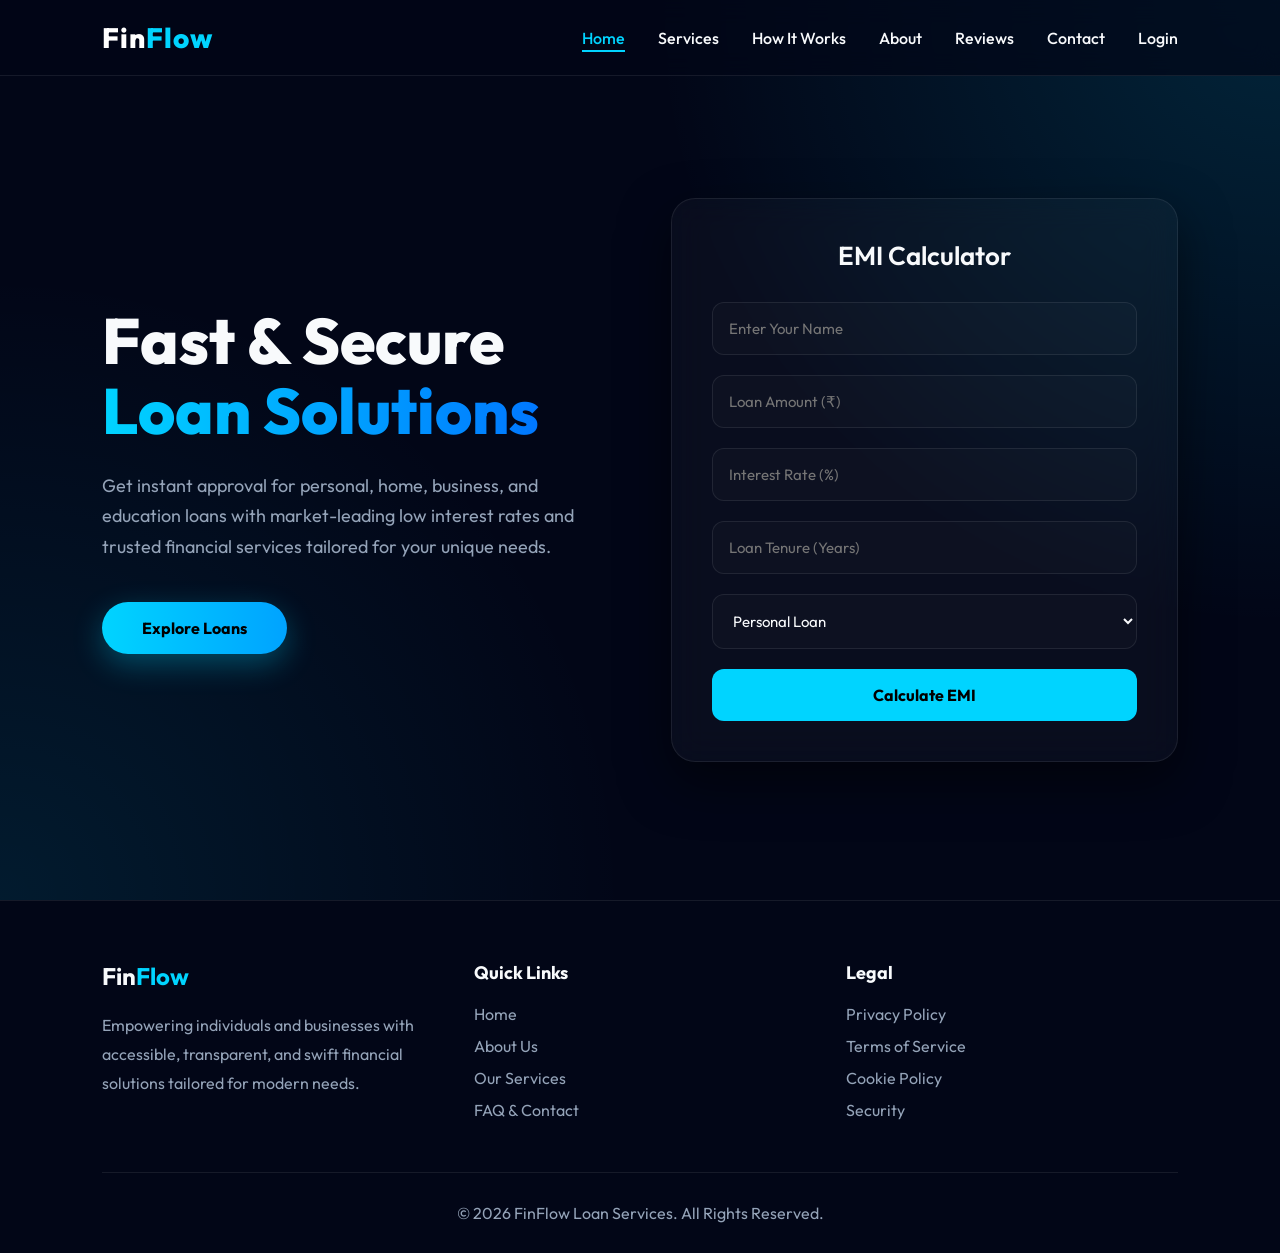
<file: index.html>
<!DOCTYPE html>
<html lang="en">
<head>
<meta charset="UTF-8" />
<meta name="viewport" content="width=device-width, initial-scale=1.0"/>
<meta name="description" content="FinFlow - Fast & Secure Loan Solutions. Get instant approvals with our modern financial platform." />
<title>FinFlow Loan Services - Home</title>
<link href="https://fonts.googleapis.com/css2?family=Outfit:wght@300;400;500;600;700;800&display=swap" rel="stylesheet">
<link rel="stylesheet" href="styles.css">
    <!-- PWA Settings -->
    <link rel="manifest" href="manifest.json">
    <meta name="theme-color" content="#ff69b4">
    <meta name="apple-mobile-web-app-capable" content="yes">
    <meta name="apple-mobile-web-app-status-bar-style" content="black-translucent">
    <script>
        if ('serviceWorker' in navigator) {
            window.addEventListener('load', () => {
                navigator.serviceWorker.register('/sw.js').then(reg => {
                    console.log('SW registered!', reg);
                }).catch(err => console.log('SW failed', err));
            });
        }
    </script>
</head>

<body>

<header>
    <div class="logo">Fin<span>Flow</span></div>
    <nav>
        <a href="index.html" class="active">Home</a>
        <a href="services.html">Services</a>
        <a href="how-it-works.html">How It Works</a>
        <a href="about.html">About</a>
        <a href="reviews.html">Reviews</a>
        <a href="contact.html">Contact</a>
    </nav>
    <div class="menu-toggle" id="menu-toggle">
        <span></span>
        <span></span>
        <span></span>
    </div>
</header>

<!-- HERO -->
<section class="hero" id="home">
    <div class="hero-text">
        <h1>Fast & Secure <br><span>Loan Solutions</span></h1>
        <p>Get instant approval for personal, home, business, and education loans with market-leading low interest rates and trusted financial services tailored for your unique needs.</p>
        <a href="services.html" class="hero-btn">Explore Loans</a>
    </div>

    <!-- LOAN CALCULATOR -->
    <div class="loan-card">
        <h2>EMI Calculator</h2>
        <div class="input-box">
            <input type="text" id="name" placeholder="Enter Your Name">
        </div>
        <div class="input-box">
            <input type="number" id="amount" placeholder="Loan Amount (₹)">
        </div>
        <div class="input-box">
            <input type="number" id="interest" placeholder="Interest Rate (%)">
        </div>
        <div class="input-box">
            <input type="number" id="years" placeholder="Loan Tenure (Years)">
        </div>
        <div class="input-box">
            <select id="loanType">
                <option>Personal Loan</option>
                <option>Business Loan</option>
                <option>Education Loan</option>
                <option>Home Loan</option>
            </select>
        </div>
        <button class="calculate-btn" onclick="calculateLoan()">Calculate EMI</button>
        <div class="result" id="result"></div>
    </div>
</section>

<!-- FOOTER -->
<footer>
    <div class="footer-content">
        <div class="footer-col">
            <h3>Fin<span>Flow</span></h3>
            <p>Empowering individuals and businesses with accessible, transparent, and swift financial solutions tailored for modern needs.</p>
        </div>
        <div class="footer-col">
            <h4>Quick Links</h4>
            <ul>
                <li><a href="index.html">Home</a></li>
                <li><a href="about.html">About Us</a></li>
                <li><a href="services.html">Our Services</a></li>
                <li><a href="contact.html">FAQ & Contact</a></li>
            </ul>
        </div>
        <div class="footer-col">
            <h4>Legal</h4>
            <ul>
                <li><a href="#">Privacy Policy</a></li>
                <li><a href="#">Terms of Service</a></li>
                <li><a href="#">Cookie Policy</a></li>
                <li><a href="#">Security</a></li>
            </ul>
        </div>
    </div>
    <div class="footer-bottom">
        <p>© 2026 FinFlow Loan Services. All Rights Reserved.</p>
    </div>
</footer>

<script src="script.js"></script>
</body>
</html>
</file>
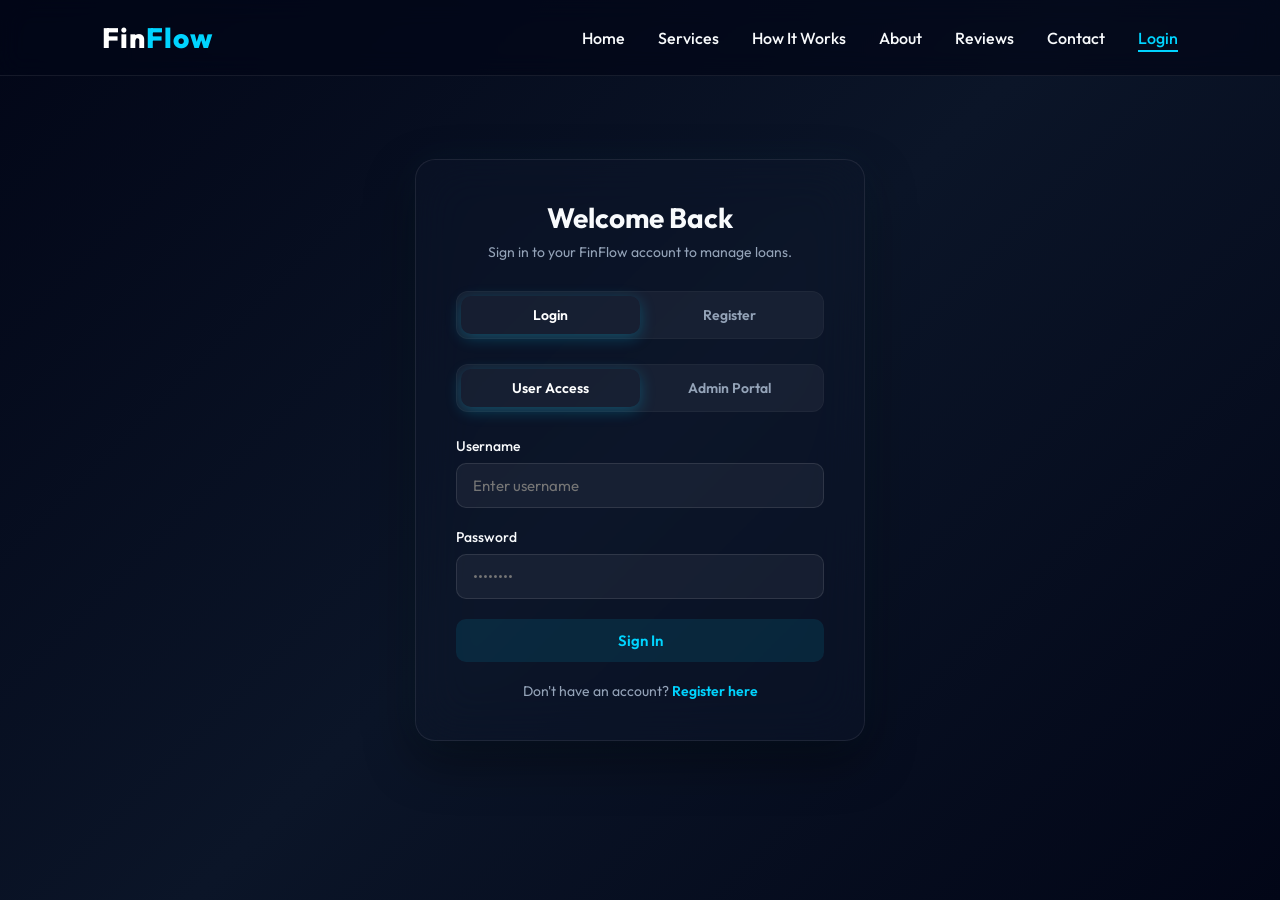
<file: admin.html>
<!DOCTYPE html>
<html lang="en">
<head>
    <meta charset="UTF-8">
    <meta name="viewport" content="width=device-width, initial-scale=1.0">
    <meta name="description" content="FinFlow Administrative Dashboard. Review loan applications, approve or deny requests, and manage inquiries.">
    <title>FinFlow Loan Services - Admin Dashboard</title>
    <link href="https://fonts.googleapis.com/css2?family=Outfit:wght@300;400;500;600;700;800&display=swap" rel="stylesheet">
    <link rel="stylesheet" href="styles.css">
</head>
<body class="dashboard-body">

    <!-- HEADER (Navigation) -->
    <header style="position: fixed; top: 0; left: 0; width: 100%; z-index: 1000;">
        <div class="logo" onclick="window.location.href='index.html'" style="cursor: pointer;">Fin<span>Flow</span></div>
        <nav id="nav-menu">
            <a href="index.html">Home</a>
            <a href="services.html">Services</a>
            <a href="how-it-works.html">How It Works</a>
            <a href="about.html">About</a>
            <a href="reviews.html">Reviews</a>
            <a href="contact.html">Contact</a>
        </nav>
        <div class="menu-toggle" id="menu-toggle">
            <span></span>
            <span></span>
            <span></span>
        </div>
    </header>

    <div class="dashboard-container">
        <!-- Sidebar Navigation -->
        <div class="sidebar-overlay" id="sidebar-overlay" onclick="toggleSidebarMenu()"></div>
        <aside class="sidebar" id="sidebar">
            <ul class="sidebar-menu">
                <li>
                    <a class="sidebar-link active" id="link-loans" onclick="switchTab('loans')">
                        <span>💰</span> Applications
                    </a>
                </li>
                <li>
                    <a class="sidebar-link" id="link-messages" onclick="switchTab('messages')">
                        <span>✉️</span> Inquiries
                    </a>
                </li>
                <li>
                    <a class="sidebar-link" onclick="handleLogout()" style="color: #ef4444;">
                        <span>🚪</span> Log Out
                    </a>
                </li>
            </ul>

            <div class="sidebar-user">
                <div class="sidebar-user-name" id="sidebar-user-fullname">Admin Manager</div>
                <div class="sidebar-user-role">System Admin</div>
            </div>
        </aside>

        <!-- Main Content Panel -->
        <main class="main-content">
            
            <!-- LOANS TAB -->
            <section class="db-tab-section active" id="sec-loans" style="padding: 0;">
                <div class="db-title-bar">
                    <div>
                        <h2>Loan Applications Manager</h2>
                        <p>Review, approve, and reject user loan applications submitted online.</p>
                    </div>
                </div>

                <!-- Metrics Grid -->
                <div class="metrics-grid">
                    <div class="metric-card">
                        <div class="metric-label">Total Outstanding Requests</div>
                        <div class="metric-value" id="val-admin-total-applied">₹0.00</div>
                        <div class="metric-sub" id="sub-admin-total-applied">Across 0 total applications</div>
                    </div>
                    <div class="metric-card">
                        <div class="metric-label">Approved Loans</div>
                        <div class="metric-value" id="val-admin-approved-applied" style="color: #10b981;">₹0.00</div>
                        <div class="metric-sub" id="sub-admin-approved-applied" style="color: #10b981;">0 approved</div>
                    </div>
                    <div class="metric-card">
                        <div class="metric-label">Pending Reviews</div>
                        <div class="metric-value" id="val-admin-pending-applied" style="color: #f59e0b;">0</div>
                        <div class="metric-sub" style="color: #f59e0b;">Awaiting action</div>
                    </div>
                </div>

                <!-- Applications Panel -->
                <div class="db-panel">
                    <div class="db-panel-header">
                        <h3>All Loan Applications</h3>
                    </div>
                    
                    <div id="loans-alert" style="display: none; padding: 12px; border-radius: 8px; margin-bottom: 20px; font-size: 14px; text-align: center; font-weight: 500;"></div>

                    <div class="table-responsive">
                        <table class="data-table">
                            <thead>
                                <tr>
                                    <th>Applicant</th>
                                    <th>Loan ID</th>
                                    <th>Type</th>
                                    <th>Amount</th>
                                    <th>Tenure</th>
                                    <th>Interest</th>
                                    <th>Status</th>
                                    <th>Actions</th>
                                </tr>
                            </thead>
                            <tbody id="admin-loans-table-body">
                                <tr>
                                    <td colspan="8" style="text-align: center; padding: 30px; color: var(--text-muted);">No applications found.</td>
                                </tr>
                            </tbody>
                        </table>
                    </div>
                </div>
            </section>

            <!-- MESSAGES TAB -->
            <section class="db-tab-section" id="sec-messages" style="padding: 0;">
                <div class="db-title-bar">
                    <div>
                        <h2>Customer Inquiries</h2>
                        <p>View contact forms and queries submitted by visitors.</p>
                    </div>
                </div>

                <div class="db-panel">
                    <div class="db-panel-header">
                        <h3>Inbox messages</h3>
                    </div>

                    <div id="messages-alert" style="display: none; padding: 12px; border-radius: 8px; margin-bottom: 20px; font-size: 14px; text-align: center; font-weight: 500;"></div>

                    <div class="table-responsive">
                        <table class="data-table">
                            <thead>
                                <tr>
                                    <th>Sender</th>
                                    <th>Email</th>
                                    <th>Subject</th>
                                    <th>Message</th>
                                    <th>Actions</th>
                                </tr>
                            </thead>
                            <tbody id="admin-messages-table-body">
                                <tr>
                                    <td colspan="5" style="text-align: center; padding: 30px; color: var(--text-muted);">No inbox messages.</td>
                                </tr>
                            </tbody>
                        </table>
                    </div>
                </div>
            </section>
        </main>
    </div>

    <!-- MAIN JAVASCRIPT -->
    <script src="script.js"></script>
    <script>
        let allLoans = [];
        let allMessages = [];

        // Check authentication
        document.addEventListener('DOMContentLoaded', async () => {
            const user = getCurrentUser();
            if (!user) {
                window.location.href = 'login.html';
                return;
            }
            if (user.role !== 'admin') {
                window.location.href = 'dashboard.html';
                return;
            }

            document.getElementById('sidebar-user-fullname').textContent = user.name;
            
            // Fetch and render data
            await loadAdminData();
        });

        async function loadAdminData() {
            try {
                // Fetch loans
                const loansResponse = await fetchAdminLoans();
                if (loansResponse.success) {
                    allLoans = loansResponse.loans;
                    renderLoansTable(allLoans);
                    calculateAdminMetrics(allLoans);
                }

                // Fetch messages
                const msgResponse = await fetchContactMessages();
                if (msgResponse.success) {
                    allMessages = msgResponse.messages;
                    renderMessagesTable(allMessages);
                }
            } catch (err) {
                console.error(err);
            }
        }

        function renderLoansTable(loans) {
            const tableBody = document.getElementById('admin-loans-table-body');
            if (loans.length === 0) {
                tableBody.innerHTML = `
                    <tr>
                        <td colspan="8" style="text-align: center; padding: 30px; color: var(--text-muted);">No applications found.</td>
                    </tr>
                `;
                return;
            }

            tableBody.innerHTML = loans.map(loan => {
                let statusBadgeClass = 'badge-pending';
                if (loan.status === 'Approved') statusBadgeClass = 'badge-approved';
                else if (loan.status === 'Rejected') statusBadgeClass = 'badge-rejected';

                let actionButtons = '';
                if (loan.status === 'Pending') {
                    actionButtons = `
                        <div class="action-btn-group">
                            <button class="action-btn btn-approve" onclick="handleLoanStatusChange(${loan.id}, 'Approved')">Approve</button>
                            <button class="action-btn btn-reject" onclick="handleLoanStatusChange(${loan.id}, 'Rejected')">Reject</button>
                        </div>
                    `;
                } else {
                    actionButtons = `
                        <button class="action-btn btn-delete" onclick="handleLoanDelete(${loan.id})">Delete</button>
                    `;
                }

                return `
                    <tr>
                        <td style="font-weight:600; color:#fff;">${loan.applicantName || 'Guest User'}</td>
                        <td style="font-family: monospace;">#FF-${loan.id.toString().substring(0, 6)}</td>
                        <td>${loan.loanType}</td>
                        <td style="font-weight:600; color:#fff;">₹${parseFloat(loan.amount).toLocaleString('en-IN', { minimumFractionDigits: 2 })}</td>
                        <td>${loan.years} Years</td>
                        <td>${loan.interest}%</td>
                        <td><span class="badge ${statusBadgeClass}">${loan.status}</span></td>
                        <td>${actionButtons}</td>
                    </tr>
                `;
            }).join('');
        }

        function renderMessagesTable(messages) {
            const tableBody = document.getElementById('admin-messages-table-body');
            if (messages.length === 0) {
                tableBody.innerHTML = `
                    <tr>
                        <td colspan="5" style="text-align: center; padding: 30px; color: var(--text-muted);">No inbox messages.</td>
                    </tr>
                `;
                return;
            }

            tableBody.innerHTML = messages.map(msg => {
                return `
                    <tr>
                        <td style="font-weight:600; color:#fff;">${msg.name}</td>
                        <td><a href="mailto:${msg.email}" style="color:var(--primary); text-decoration:none;">${msg.email}</a></td>
                        <td style="color:#fff;">${msg.subject || 'No Subject'}</td>
                        <td style="max-width: 300px; overflow: hidden; text-overflow: ellipsis; white-space: nowrap;" title="${msg.message}">${msg.message}</td>
                        <td>
                            <button class="action-btn btn-delete" onclick="handleMessageDelete(${msg.id})">Dismiss</button>
                        </td>
                    </tr>
                `;
            }).join('');
        }

        function calculateAdminMetrics(loans) {
            let totalAmount = 0;
            let approvedAmount = 0;
            let approvedCount = 0;
            let pendingCount = 0;

            loans.forEach(loan => {
                const amount = parseFloat(loan.amount);
                totalAmount += amount;
                if (loan.status === 'Approved') {
                    approvedAmount += amount;
                    approvedCount++;
                } else if (loan.status === 'Pending') {
                    pendingCount++;
                }
            });

            document.getElementById('val-admin-total-applied').textContent = `₹${totalAmount.toLocaleString('en-IN', { maximumFractionDigits: 0 })}`;
            document.getElementById('sub-admin-total-applied').textContent = `Across ${loans.length} total request(s)`;
            
            document.getElementById('val-admin-approved-applied').textContent = `₹${approvedAmount.toLocaleString('en-IN', { maximumFractionDigits: 0 })}`;
            document.getElementById('sub-admin-approved-applied').textContent = `${approvedCount} approved request(s)`;
            
            document.getElementById('val-admin-pending-applied').textContent = pendingCount;
        }

        async function handleLoanStatusChange(loanId, status) {
            try {
                const result = await updateLoanStatus(loanId, status);
                if (result.success) {
                    showLoansAlert(`Loan #${loanId.toString().substring(0, 6)} updated to ${status}.`, 'success');
                    await loadAdminData();
                } else {
                    showLoansAlert(result.message || 'Failed to update loan status.');
                }
            } catch (err) {
                console.error(err);
                showLoansAlert('An error occurred during updating status.');
            }
        }

        async function handleLoanDelete(loanId) {
            if (!confirm('Are you sure you want to delete this loan application entry?')) return;
            try {
                const result = await deleteLoanApplication(loanId);
                if (result.success) {
                    showLoansAlert('Application record deleted.', 'success');
                    await loadAdminData();
                } else {
                    showLoansAlert(result.message || 'Failed to delete record.');
                }
            } catch (err) {
                console.error(err);
            }
        }

        async function handleMessageDelete(msgId) {
            try {
                const result = await deleteContactMessage(msgId);
                if (result.success) {
                    showMessagesAlert('Inquiry message dismissed.', 'success');
                    await loadAdminData();
                }
            } catch (err) {
                console.error(err);
            }
        }

        function showLoansAlert(msg, type = 'error') {
            const alert = document.getElementById('loans-alert');
            alert.style.display = 'block';
            alert.textContent = msg;
            if (type === 'success') {
                alert.style.background = 'rgba(16, 185, 129, 0.1)';
                alert.style.color = '#10b981';
                alert.style.border = '1px solid rgba(16, 185, 129, 0.2)';
            } else {
                alert.style.background = 'rgba(239, 68, 68, 0.1)';
                alert.style.color = '#ef4444';
                alert.style.border = '1px solid rgba(239, 68, 68, 0.2)';
            }
            setTimeout(() => {
                alert.style.display = 'none';
            }, 3000);
        }

        function showMessagesAlert(msg, type = 'error') {
            const alert = document.getElementById('messages-alert');
            alert.style.display = 'block';
            alert.textContent = msg;
            if (type === 'success') {
                alert.style.background = 'rgba(16, 185, 129, 0.1)';
                alert.style.color = '#10b981';
                alert.style.border = '1px solid rgba(16, 185, 129, 0.2)';
            } else {
                alert.style.background = 'rgba(239, 68, 68, 0.1)';
                alert.style.color = '#ef4444';
                alert.style.border = '1px solid rgba(239, 68, 68, 0.2)';
            }
            setTimeout(() => {
                alert.style.display = 'none';
            }, 3000);
        }

        function switchTab(tabName) {
            document.querySelectorAll('.sidebar-link').forEach(link => link.classList.remove('active'));
            document.querySelectorAll('.db-tab-section').forEach(sec => sec.classList.remove('active'));

            document.getElementById(`link-${tabName}`).classList.add('active');
            document.getElementById(`sec-${tabName}`).classList.add('active');
            
            const sidebar = document.getElementById('sidebar');
            const overlay = document.getElementById('sidebar-overlay');
            if (sidebar.classList.contains('active')) {
                sidebar.classList.remove('active');
                overlay.classList.remove('active');
            }
        }
        
        function toggleSidebarMenu() {
            const sidebar = document.getElementById('sidebar');
            const overlay = document.getElementById('sidebar-overlay');
            sidebar.classList.toggle('active');
            overlay.classList.toggle('active');
        }
        
        // Listen for mobile header menu toggle click
        document.addEventListener('DOMContentLoaded', () => {
            const menuToggle = document.getElementById('menu-toggle');
            if (menuToggle) {
                menuToggle.addEventListener('click', (e) => {
                    e.preventDefault();
                    e.stopPropagation();
                    toggleSidebarMenu();
                });
            }
        });
    </script>
</body>
</html>
</file>
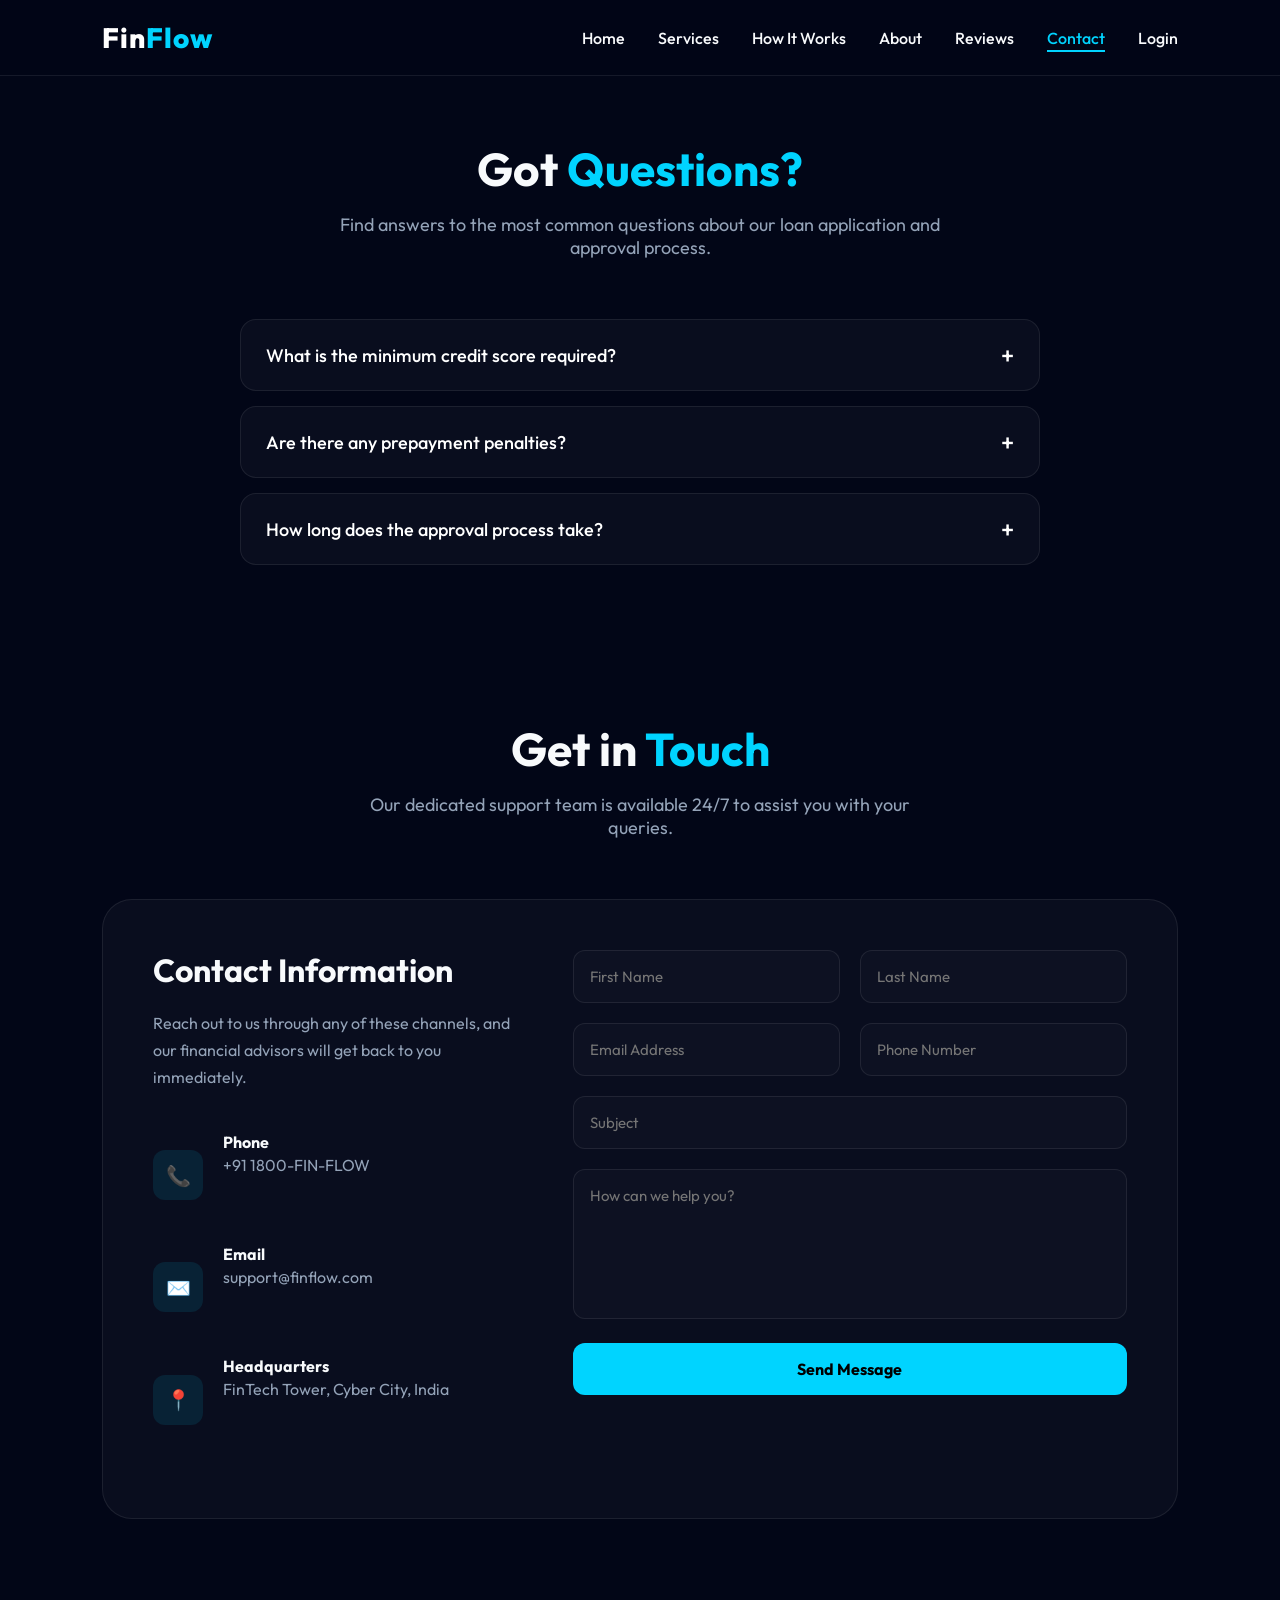
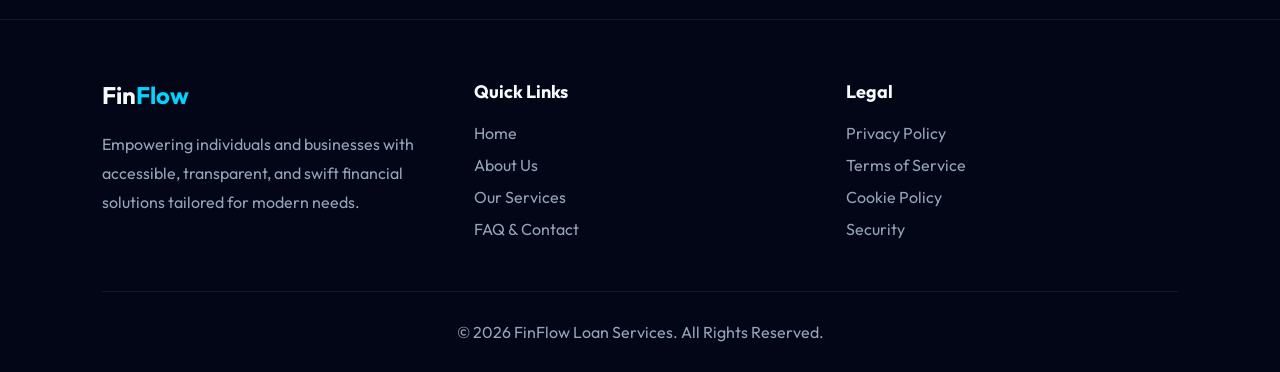
<file: contact.html>
<!DOCTYPE html>
<html lang="en">
<head>
<meta charset="UTF-8" />
<meta name="viewport" content="width=device-width, initial-scale=1.0"/>
<title>Contact Us - FinFlow</title>
<link href="https://fonts.googleapis.com/css2?family=Outfit:wght@300;400;500;600;700;800&display=swap" rel="stylesheet">
<link rel="stylesheet" href="styles.css">
    <!-- PWA Settings -->
    <link rel="manifest" href="manifest.json">
    <meta name="theme-color" content="#ff69b4">
    <meta name="apple-mobile-web-app-capable" content="yes">
    <meta name="apple-mobile-web-app-status-bar-style" content="black-translucent">
    <script>
        if ('serviceWorker' in navigator) {
            window.addEventListener('load', () => {
                navigator.serviceWorker.register('/sw.js').then(reg => {
                    console.log('SW registered!', reg);
                }).catch(err => console.log('SW failed', err));
            });
        }
    </script>
</head>
<body>

<header>
    <div class="logo">Fin<span>Flow</span></div>
    <nav>
        <a href="index.html">Home</a>
        <a href="services.html">Services</a>
        <a href="how-it-works.html">How It Works</a>
        <a href="about.html">About</a>
        <a href="reviews.html">Reviews</a>
        <a href="contact.html" class="active">Contact</a>
    </nav>
    <div class="menu-toggle" id="menu-toggle">
        <span></span>
        <span></span>
        <span></span>
    </div>
</header>

<!-- FAQ -->
<section id="faq" style="padding-bottom: 0; min-height: auto;">
    <div class="section-title">
        <h2>Got <span>Questions?</span></h2>
        <p>Find answers to the most common questions about our loan application and approval process.</p>
    </div>
    <div class="faq-container">
        <div class="faq-item">
            <button class="faq-question">What is the minimum credit score required? <span class="faq-icon">+</span></button>
            <div class="faq-answer">
                <p>We typically look for a minimum credit score of 650 for personal and business loans. However, we assess your overall financial health, so a slightly lower score won't necessarily disqualify you.</p>
            </div>
        </div>
        <div class="faq-item">
            <button class="faq-question">Are there any prepayment penalties? <span class="faq-icon">+</span></button>
            <div class="faq-answer">
                <p>No! At FinFlow, we encourage financial freedom. You can prepay your loan in full or in parts at any time without incurring any additional charges or penalties.</p>
            </div>
        </div>
        <div class="faq-item">
            <button class="faq-question">How long does the approval process take? <span class="faq-icon">+</span></button>
            <div class="faq-answer">
                <p>Most personal and business loans receive instant in-principle approval. Final verification and fund disbursal usually occur within 24 to 48 hours of submitting all required documents.</p>
            </div>
        </div>
    </div>
</section>

<!-- CONTACT -->
<section id="contact">
    <div class="section-title">
        <h2>Get in <span>Touch</span></h2>
        <p>Our dedicated support team is available 24/7 to assist you with your queries.</p>
    </div>
    <div class="contact-container">
        <div class="contact-info">
            <h3>Contact Information</h3>
            <p>Reach out to us through any of these channels, and our financial advisors will get back to you immediately.</p>
            
            <div class="info-item">
                <div class="info-icon">📞</div>
                <div>
                    <h4>Phone</h4>
                    <p>+91 1800-FIN-FLOW</p>
                </div>
            </div>
            <div class="info-item">
                <div class="info-icon">✉️</div>
                <div>
                    <h4>Email</h4>
                    <p>support@finflow.com</p>
                </div>
            </div>
            <div class="info-item">
                <div class="info-icon">📍</div>
                <div>
                    <h4>Headquarters</h4>
                    <p>FinTech Tower, Cyber City, India</p>
                </div>
            </div>
        </div>
        
        <div class="contact-form">
            <div class="input-row">
                <input type="text" id="contact-fname" placeholder="First Name" required>
                <input type="text" id="contact-lname" placeholder="Last Name" required>
            </div>
            <div class="input-row">
                <input type="email" id="contact-email" placeholder="Email Address" required>
                <input type="text" id="contact-phone" placeholder="Phone Number">
            </div>
            <input type="text" id="contact-subject" placeholder="Subject" style="width: 100%; margin-bottom: 20px; padding: 16px; border-radius: 12px; border: 1px solid var(--glass-border); background: rgba(255, 255, 255, 0.02); color: white;" required>
            <textarea id="contact-message" placeholder="How can we help you?" required></textarea>
            
            <div id="contact-alert" style="display: none; padding: 12px; border-radius: 8px; margin-bottom: 20px; font-size: 14px; text-align: center; font-weight: 500;"></div>
            
            <button class="calculate-btn" onclick="handleContactFormSubmit()">Send Message</button>
        </div>
    </div>
</section>

<!-- FOOTER -->
<footer>
    <div class="footer-content">
        <div class="footer-col">
            <h3>Fin<span>Flow</span></h3>
            <p>Empowering individuals and businesses with accessible, transparent, and swift financial solutions tailored for modern needs.</p>
        </div>
        <div class="footer-col">
            <h4>Quick Links</h4>
            <ul>
                <li><a href="index.html">Home</a></li>
                <li><a href="about.html">About Us</a></li>
                <li><a href="services.html">Our Services</a></li>
                <li><a href="contact.html">FAQ & Contact</a></li>
            </ul>
        </div>
        <div class="footer-col">
            <h4>Legal</h4>
            <ul>
                <li><a href="#">Privacy Policy</a></li>
                <li><a href="#">Terms of Service</a></li>
                <li><a href="#">Cookie Policy</a></li>
                <li><a href="#">Security</a></li>
            </ul>
        </div>
    </div>
    <div class="footer-bottom">
        <p>© 2026 FinFlow Loan Services. All Rights Reserved.</p>
    </div>
</footer>

<script src="script.js"></script>
<script>
    async function handleContactFormSubmit() {
        const fname = document.getElementById('contact-fname').value.trim();
        const lname = document.getElementById('contact-lname').value.trim();
        const email = document.getElementById('contact-email').value.trim();
        const phone = document.getElementById('contact-phone').value.trim();
        const subject = document.getElementById('contact-subject').value.trim();
        const message = document.getElementById('contact-message').value.trim();
        const alert = document.getElementById('contact-alert');

        if (!fname || !lname || !email || !subject || !message) {
            alert.style.display = 'block';
            alert.textContent = '⚠️ Please fill out all required fields.';
            alert.style.background = 'rgba(239, 68, 68, 0.1)';
            alert.style.color = '#ef4444';
            alert.style.border = '1px solid rgba(239, 68, 68, 0.2)';
            return;
        }

        try {
            const name = `${fname} ${lname}`;
            const result = await submitContactMessage({ name, email, phone, subject, message });
            if (result.success) {
                alert.style.display = 'block';
                alert.textContent = '✓ Message sent successfully! We will get back to you shortly.';
                alert.style.background = 'rgba(16, 185, 129, 0.1)';
                alert.style.color = '#10b981';
                alert.style.border = '1px solid rgba(16, 185, 129, 0.2)';

                // Clear fields
                document.getElementById('contact-fname').value = '';
                document.getElementById('contact-lname').value = '';
                document.getElementById('contact-email').value = '';
                document.getElementById('contact-phone').value = '';
                document.getElementById('contact-subject').value = '';
                document.getElementById('contact-message').value = '';
            } else {
                alert.style.display = 'block';
                alert.textContent = result.message || 'Failed to send message. Please try again.';
                alert.style.background = 'rgba(239, 68, 68, 0.1)';
                alert.style.color = '#ef4444';
                alert.style.border = '1px solid rgba(239, 68, 68, 0.2)';
            }
        } catch(e) {
            console.error(e);
            alert.style.display = 'block';
            alert.textContent = 'An unexpected error occurred.';
            alert.style.background = 'rgba(239, 68, 68, 0.1)';
            alert.style.color = '#ef4444';
            alert.style.border = '1px solid rgba(239, 68, 68, 0.2)';
        }
    }
</script>
</body>
</html>
</file>
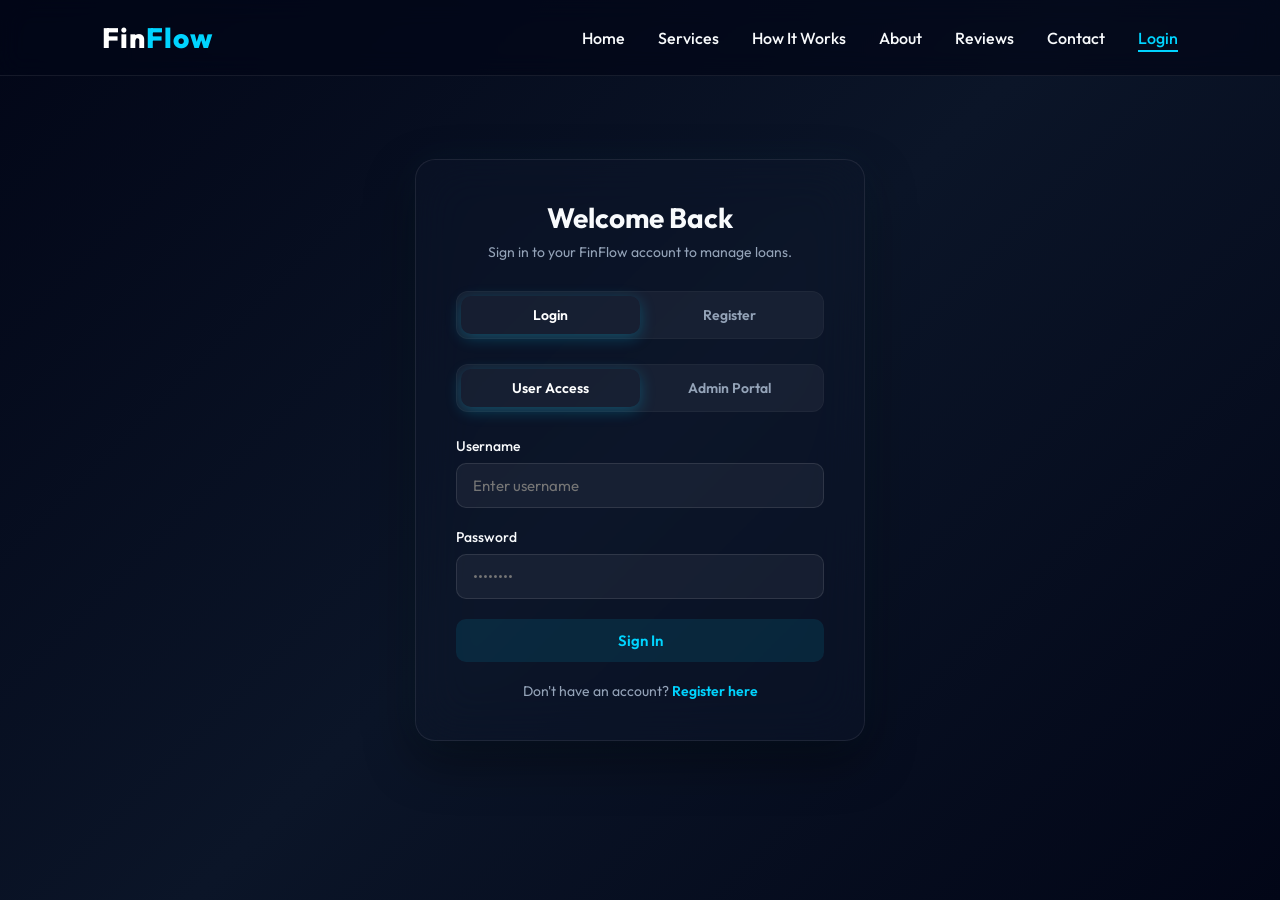
<file: dashboard.html>
<!DOCTYPE html>
<html lang="en">
<head>
    <meta charset="UTF-8">
    <meta name="viewport" content="width=device-width, initial-scale=1.0">
    <meta name="description" content="FinFlow User Dashboard. Manage your loan applications, calculate EMIs, and view application status.">
    <title>FinFlow Loan Services - User Dashboard</title>
    <link href="https://fonts.googleapis.com/css2?family=Outfit:wght@300;400;500;600;700;800&display=swap" rel="stylesheet">
    <link rel="stylesheet" href="styles.css">
</head>
<body class="dashboard-body">

    <!-- HEADER (Navigation) -->
    <header style="position: fixed; top: 0; left: 0; width: 100%; z-index: 1000;">
        <div class="logo" onclick="window.location.href='index.html'" style="cursor: pointer;">Fin<span>Flow</span></div>
        <nav id="nav-menu">
            <a href="index.html">Home</a>
            <a href="services.html">Services</a>
            <a href="how-it-works.html">How It Works</a>
            <a href="about.html">About</a>
            <a href="reviews.html">Reviews</a>
            <a href="contact.html">Contact</a>
        </nav>
        <div class="menu-toggle" id="menu-toggle">
            <span></span>
            <span></span>
            <span></span>
        </div>
    </header>

    <div class="dashboard-container">
        <!-- Sidebar Navigation -->
        <div class="sidebar-overlay" id="sidebar-overlay" onclick="toggleSidebarMenu()"></div>
        <aside class="sidebar" id="sidebar">
            <ul class="sidebar-menu">
                <li>
                    <a class="sidebar-link active" id="link-overview" onclick="switchTab('overview')">
                        <span>📊</span> Overview
                    </a>
                </li>
                <li>
                    <a class="sidebar-link" id="link-apply" onclick="switchTab('apply')">
                        <span>💰</span> Apply For Loan
                    </a>
                </li>
                <li>
                    <a class="sidebar-link" id="link-profile" onclick="switchTab('profile')">
                        <span>👤</span> Profile Settings
                    </a>
                </li>
                <li>
                    <a class="sidebar-link" onclick="handleLogout()" style="color: #ef4444;">
                        <span>🚪</span> Log Out
                    </a>
                </li>
            </ul>

            <div class="sidebar-user">
                <div class="sidebar-user-name" id="sidebar-user-fullname">John Doe</div>
                <div class="sidebar-user-role" id="sidebar-user-username">@johndoe</div>
            </div>
        </aside>

        <!-- Main Content Panel -->
        <main class="main-content">
            
            <!-- OVERVIEW TAB -->
            <section class="db-tab-section active" id="sec-overview" style="padding: 0;">
                <div class="db-title-bar">
                    <div>
                        <h2 id="welcome-message">Hello, User</h2>
                        <p>Track your loan requests and see their approval status in real-time.</p>
                    </div>
                </div>

                <!-- Metrics Grid -->
                <div class="metrics-grid">
                    <div class="metric-card">
                        <div class="metric-label">Total Applied</div>
                        <div class="metric-value" id="val-total-applied">₹0.00</div>
                        <div class="metric-sub" id="sub-total-applied">Across 0 requests</div>
                    </div>
                    <div class="metric-card">
                        <div class="metric-label">Approved Balance</div>
                        <div class="metric-value" id="val-approved-applied" style="color: #10b981;">₹0.00</div>
                        <div class="metric-sub" style="color: #10b981;">Approved and active</div>
                    </div>
                    <div class="metric-card">
                        <div class="metric-label">Pending Requests</div>
                        <div class="metric-value" id="val-pending-applied" style="color: #f59e0b;">0</div>
                        <div class="metric-sub" style="color: #f59e0b;">Awaiting review</div>
                    </div>
                </div>

                <!-- Loan History Panel -->
                <div class="db-panel">
                    <div class="db-panel-header">
                        <h3>My Loan Applications</h3>
                    </div>
                    <div class="table-responsive">
                        <table class="data-table">
                            <thead>
                                <tr>
                                    <th>Loan ID</th>
                                    <th>Type</th>
                                    <th>Amount</th>
                                    <th>Tenure</th>
                                    <th>Interest</th>
                                    <th>Monthly EMI</th>
                                    <th>Status</th>
                                </tr>
                            </thead>
                            <tbody id="loans-table-body">
                                <tr>
                                    <td colspan="7" style="text-align: center; padding: 30px; color: var(--text-muted);">No loan applications submitted yet.</td>
                                </tr>
                            </tbody>
                        </table>
                    </div>
                </div>
            </section>

            <!-- APPLY TAB -->
            <section class="db-tab-section" id="sec-apply" style="padding: 0;">
                <div class="db-title-bar">
                    <div>
                        <h2>Apply For Loan</h2>
                        <p>Calculate your loan details and submit your application immediately.</p>
                    </div>
                </div>

                <div class="db-dashboard-grid">
                    <!-- Calculator Card -->
                    <div class="db-panel" style="margin-bottom: 0;">
                        <h3 style="margin-bottom: 20px; font-size: 20px;">Loan Calculator</h3>
                        
                        <!-- Alert Notification Display -->
                        <div id="apply-alert" style="display: none; padding: 12px; border-radius: 8px; margin-bottom: 20px; font-size: 14px; text-align: center; font-weight: 500;"></div>

                        <form id="apply-loan-form" onsubmit="handleApplySubmit(event)">
                            <div class="form-group">
                                <label for="apply-name">Applicant Name</label>
                                <input type="text" id="apply-name" placeholder="Full name of applicant" readonly>
                            </div>
                            <div class="form-group">
                                <label for="apply-amount">Requested Amount (₹)</label>
                                <input type="number" id="apply-amount" placeholder="e.g. 500000" min="1000" required>
                            </div>
                            <div class="form-group">
                                <label for="apply-interest">Annual Interest Rate (%)</label>
                                <input type="number" id="apply-interest" placeholder="e.g. 8.5" step="0.01" min="1" max="100" required>
                            </div>
                            <div class="form-group">
                                <label for="apply-years">Loan Tenure (Years)</label>
                                <input type="number" id="apply-years" placeholder="e.g. 5" min="1" max="30" required>
                            </div>
                            <div class="form-group">
                                <label for="apply-loanType">Loan Category</label>
                                <select id="apply-loanType">
                                    <option value="Personal Loan">Personal Loan</option>
                                    <option value="Business Loan">Business Loan</option>
                                    <option value="Home Loan">Home Loan</option>
                                    <option value="Education Loan">Education Loan</option>
                                </select>
                            </div>

                            <button type="submit" class="apply-now-btn" style="border: none; cursor: pointer;">Submit Application</button>
                        </form>
                    </div>

                    <!-- EMI Overview Details -->
                    <div class="db-panel" style="margin-bottom: 0; display: flex; flex-direction: column; justify-content: center;">
                        <h3 style="margin-bottom: 20px; font-size: 20px; text-align: center;">EMI Details</h3>
                        <div id="apply-calc-result" style="text-align: center; color: var(--text-muted); font-size: 15px; line-height: 1.6;">
                            Enter details and submit your application to compute the EMI automatically.
                        </div>
                    </div>
                </div>
            </section>

            <!-- PROFILE TAB -->
            <section class="db-tab-section" id="sec-profile" style="padding: 0;">
                <div class="db-title-bar">
                    <div>
                        <h2>Profile Settings</h2>
                        <p>Manage your account details and security settings.</p>
                    </div>
                </div>

                <div class="db-panel" style="max-width: 600px;">
                    <h3 style="margin-bottom: 20px; font-size: 20px;">Account Details</h3>
                    <div class="form-group">
                        <label>Full Name</label>
                        <input type="text" id="profile-name" readonly style="background: rgba(255,255,255,0.02); color: var(--text-muted);">
                    </div>
                    <div class="form-group">
                        <label>Email Address</label>
                        <input type="text" id="profile-email" readonly style="background: rgba(255,255,255,0.02); color: var(--text-muted);">
                    </div>
                    <div class="form-group">
                        <label>Username</label>
                        <input type="text" id="profile-username" readonly style="background: rgba(255,255,255,0.02); color: var(--text-muted);">
                    </div>
                    <div class="form-group">
                        <label>Account Role</label>
                        <input type="text" value="User Account" readonly style="background: rgba(255,255,255,0.02); color: var(--primary); font-weight: 700; border-color: rgba(0, 212, 255, 0.1);">
                    </div>
                </div>
            </section>
        </main>
    </div>

    <!-- MAIN JAVASCRIPT -->
    <script src="script.js"></script>
    <script>
        let userLoans = [];

        // Check authentication
        document.addEventListener('DOMContentLoaded', async () => {
            const user = getCurrentUser();
            if (!user) {
                window.location.href = 'login.html';
                return;
            }
            if (user.role === 'admin') {
                window.location.href = 'admin.html';
                return;
            }

            // Populates profile details
            document.getElementById('sidebar-user-fullname').textContent = user.name;
            document.getElementById('sidebar-user-username').textContent = '@' + user.username;
            document.getElementById('welcome-message').textContent = `Hello, ${user.name.split(' ')[0]}`;
            
            document.getElementById('profile-name').value = user.name;
            document.getElementById('profile-email').value = user.email || 'N/A';
            document.getElementById('profile-username').value = user.username;
            document.getElementById('apply-name').value = user.name;

            // Load applications
            await loadUserDashboardData();

            // Check if user came from index.html with a pending loan apply request
            const urlParams = new URLSearchParams(window.location.search);
            if (urlParams.get('apply') === 'true' || localStorage.getItem('pending_loan_app')) {
                const pending = localStorage.getItem('pending_loan_app');
                if (pending) {
                    try {
                        const loan = JSON.parse(pending);
                        document.getElementById('apply-amount').value = loan.amount;
                        document.getElementById('apply-interest').value = loan.interest;
                        document.getElementById('apply-years').value = loan.years;
                        document.getElementById('apply-loanType').value = loan.loanType;
                        
                        switchTab('apply');
                        calculateAndDisplayEMI(loan.amount, loan.interest, loan.years, loan.loanType);
                        
                        // Show success alert to submit
                        showApplyAlert('We loaded your calculator details. Click "Submit Application" below to finalize.', 'success');
                    } catch(e) {
                        console.error('Failed to load pending application', e);
                    }
                }
            }
        });

        async function loadUserDashboardData() {
            try {
                const response = await fetchUserLoans();
                if (response.success) {
                    userLoans = response.loans;
                    renderLoansTable(userLoans);
                    calculateUserMetrics(userLoans);
                }
            } catch (err) {
                console.error(err);
            }
        }

        function renderLoansTable(loans) {
            const tableBody = document.getElementById('loans-table-body');
            if (loans.length === 0) {
                tableBody.innerHTML = `
                    <tr>
                        <td colspan="7" style="text-align: center; padding: 30px; color: var(--text-muted);">No loan applications submitted yet.</td>
                    </tr>
                `;
                return;
            }

            tableBody.innerHTML = loans.map(loan => {
                const emi = calculateMonthlyEMI(loan.amount, loan.interest, loan.years);
                let statusBadgeClass = 'badge-pending';
                if (loan.status === 'Approved') statusBadgeClass = 'badge-approved';
                else if (loan.status === 'Rejected') statusBadgeClass = 'badge-rejected';

                return `
                    <tr>
                        <td style="font-weight:600; color:#fff;">#FF-${loan.id.toString().substring(0, 6)}</td>
                        <td>${loan.loanType}</td>
                        <td>₹${parseFloat(loan.amount).toLocaleString('en-IN', { minimumFractionDigits: 2 })}</td>
                        <td>${loan.years} Years</td>
                        <td>${loan.interest}%</td>
                        <td style="font-weight:600; color:var(--primary);">₹${emi.toLocaleString('en-IN', { minimumFractionDigits: 2 })}</td>
                        <td><span class="badge ${statusBadgeClass}">${loan.status}</span></td>
                    </tr>
                `;
            }).join('');
        }

        function calculateUserMetrics(loans) {
            let totalAmount = 0;
            let approvedAmount = 0;
            let pendingCount = 0;

            loans.forEach(loan => {
                const amount = parseFloat(loan.amount);
                totalAmount += amount;
                if (loan.status === 'Approved') {
                    approvedAmount += amount;
                } else if (loan.status === 'Pending') {
                    pendingCount++;
                }
            });

            document.getElementById('val-total-applied').textContent = `₹${totalAmount.toLocaleString('en-IN', { maximumFractionDigits: 0 })}`;
            document.getElementById('sub-total-applied').textContent = `Across ${loans.length} request(s)`;
            
            document.getElementById('val-approved-applied').textContent = `₹${approvedAmount.toLocaleString('en-IN', { maximumFractionDigits: 0 })}`;
            
            document.getElementById('val-pending-applied').textContent = pendingCount;
        }

        function switchTab(tabName) {
            // Remove active classes
            document.querySelectorAll('.sidebar-link').forEach(link => link.classList.remove('active'));
            document.querySelectorAll('.db-tab-section').forEach(sec => sec.classList.remove('active'));

            // Add active classes
            document.getElementById(`link-${tabName}`).classList.add('active');
            document.getElementById(`sec-${secNameMap(tabName)}`).classList.add('active');
            
            // Close mobile sidebar if open
            const sidebar = document.getElementById('sidebar');
            const overlay = document.getElementById('sidebar-overlay');
            if (sidebar.classList.contains('active')) {
                sidebar.classList.remove('active');
                overlay.classList.remove('active');
            }
        }
        
        function secNameMap(name) {
            return name; // matches ID suffixes
        }

        function showApplyAlert(msg, type = 'error') {
            const alert = document.getElementById('apply-alert');
            alert.style.display = 'block';
            alert.textContent = msg;
            if (type === 'success') {
                alert.style.background = 'rgba(16, 185, 129, 0.1)';
                alert.style.color = '#10b981';
                alert.style.border = '1px solid rgba(16, 185, 129, 0.2)';
            } else {
                alert.style.background = 'rgba(239, 68, 68, 0.1)';
                alert.style.color = '#ef4444';
                alert.style.border = '1px solid rgba(239, 68, 68, 0.2)';
            }
        }

        function calculateMonthlyEMI(amount, interest, years) {
            let monthlyInterest = interest / 100 / 12;
            let months = years * 12;
            return (amount * monthlyInterest * Math.pow(1 + monthlyInterest, months)) / (Math.pow(1 + monthlyInterest, months) - 1);
        }

        function calculateAndDisplayEMI(amount, interest, years, loanType) {
            const emi = calculateMonthlyEMI(amount, interest, years);
            const totalPayment = emi * years * 12;
            const totalInterest = totalPayment - amount;

            document.getElementById('apply-calc-result').innerHTML = `
                <div style="font-size: 18px; font-weight:600; color: #fff; margin-bottom: 15px;">Monthly EMI Estimate</div>
                <div style="font-size: 32px; font-weight:800; color: var(--primary); margin-bottom: 20px;">₹${emi.toLocaleString('en-IN', { minimumFractionDigits: 2 })}</div>
                <div style="display:flex; justify-content:space-between; margin-bottom:10px; font-size:14px;">
                    <span>Loan Category:</span>
                    <strong style="color:#fff;">${loanType}</strong>
                </div>
                <div style="display:flex; justify-content:space-between; margin-bottom:10px; font-size:14px;">
                    <span>Total Interest:</span>
                    <strong style="color:#fff;">₹${totalInterest.toLocaleString('en-IN', { minimumFractionDigits: 2 })}</strong>
                </div>
                <div style="display:flex; justify-content:space-between; font-size:14px;">
                    <span>Total Cost:</span>
                    <strong style="color:#fff;">₹${totalPayment.toLocaleString('en-IN', { minimumFractionDigits: 2 })}</strong>
                </div>
            `;
        }

        // Auto calculator on inputs
        const watchInputs = ['apply-amount', 'apply-interest', 'apply-years', 'apply-loanType'];
        watchInputs.forEach(id => {
            document.getElementById(id).addEventListener('input', () => {
                const amount = parseFloat(document.getElementById('apply-amount').value);
                const interest = parseFloat(document.getElementById('apply-interest').value);
                const years = parseFloat(document.getElementById('apply-years').value);
                const loanType = document.getElementById('apply-loanType').value;

                if (!isNaN(amount) && !isNaN(interest) && !isNaN(years) && amount > 0 && interest > 0 && years > 0) {
                    calculateAndDisplayEMI(amount, interest, years, loanType);
                } else {
                    document.getElementById('apply-calc-result').innerHTML = `
                        Enter details and submit your application to compute the EMI automatically.
                    `;
                }
            });
        });

        async function handleApplySubmit(e) {
            e.preventDefault();
            const amount = parseFloat(document.getElementById('apply-amount').value);
            const interest = parseFloat(document.getElementById('apply-interest').value);
            const years = parseFloat(document.getElementById('apply-years').value);
            const loanType = document.getElementById('apply-loanType').value;

            if (isNaN(amount) || isNaN(interest) || isNaN(years) || amount <= 0 || interest <= 0 || years <= 0) {
                showApplyAlert('Please enter valid numeric values for all calculation fields.');
                return;
            }

            try {
                const result = await submitLoanApplication({ amount, interest, years, loanType });
                if (result.success) {
                    showApplyAlert('Loan application submitted successfully!', 'success');
                    
                    // Clear pending application
                    localStorage.removeItem('pending_loan_app');
                    
                    // Clear input form
                    document.getElementById('apply-amount').value = '';
                    document.getElementById('apply-interest').value = '';
                    document.getElementById('apply-years').value = '';
                    document.getElementById('apply-calc-result').innerHTML = `
                        Enter details and submit your application to compute the EMI automatically.
                    `;
                    
                    // Update dashboard data
                    await loadUserDashboardData();
                    
                    // Switch back to overview tab after small delay
                    setTimeout(() => {
                        switchTab('overview');
                        document.getElementById('apply-alert').style.display = 'none';
                    }, 1500);
                } else {
                    showApplyAlert(result.message || 'Submission failed.');
                }
            } catch (err) {
                showApplyAlert('An error occurred submitting the application.');
                console.error(err);
            }
        }
        
        function toggleSidebarMenu() {
            const sidebar = document.getElementById('sidebar');
            const overlay = document.getElementById('sidebar-overlay');
            sidebar.classList.toggle('active');
            overlay.classList.toggle('active');
        }
        
        // Listen for mobile header menu toggle click
        document.addEventListener('DOMContentLoaded', () => {
            const menuToggle = document.getElementById('menu-toggle');
            if (menuToggle) {
                // Remove default header menu-toggle function and attach custom dashboard sidebar reveal
                menuToggle.addEventListener('click', (e) => {
                    e.preventDefault();
                    e.stopPropagation();
                    toggleSidebarMenu();
                });
            }
        });
    </script>
</body>
</html>
</file>
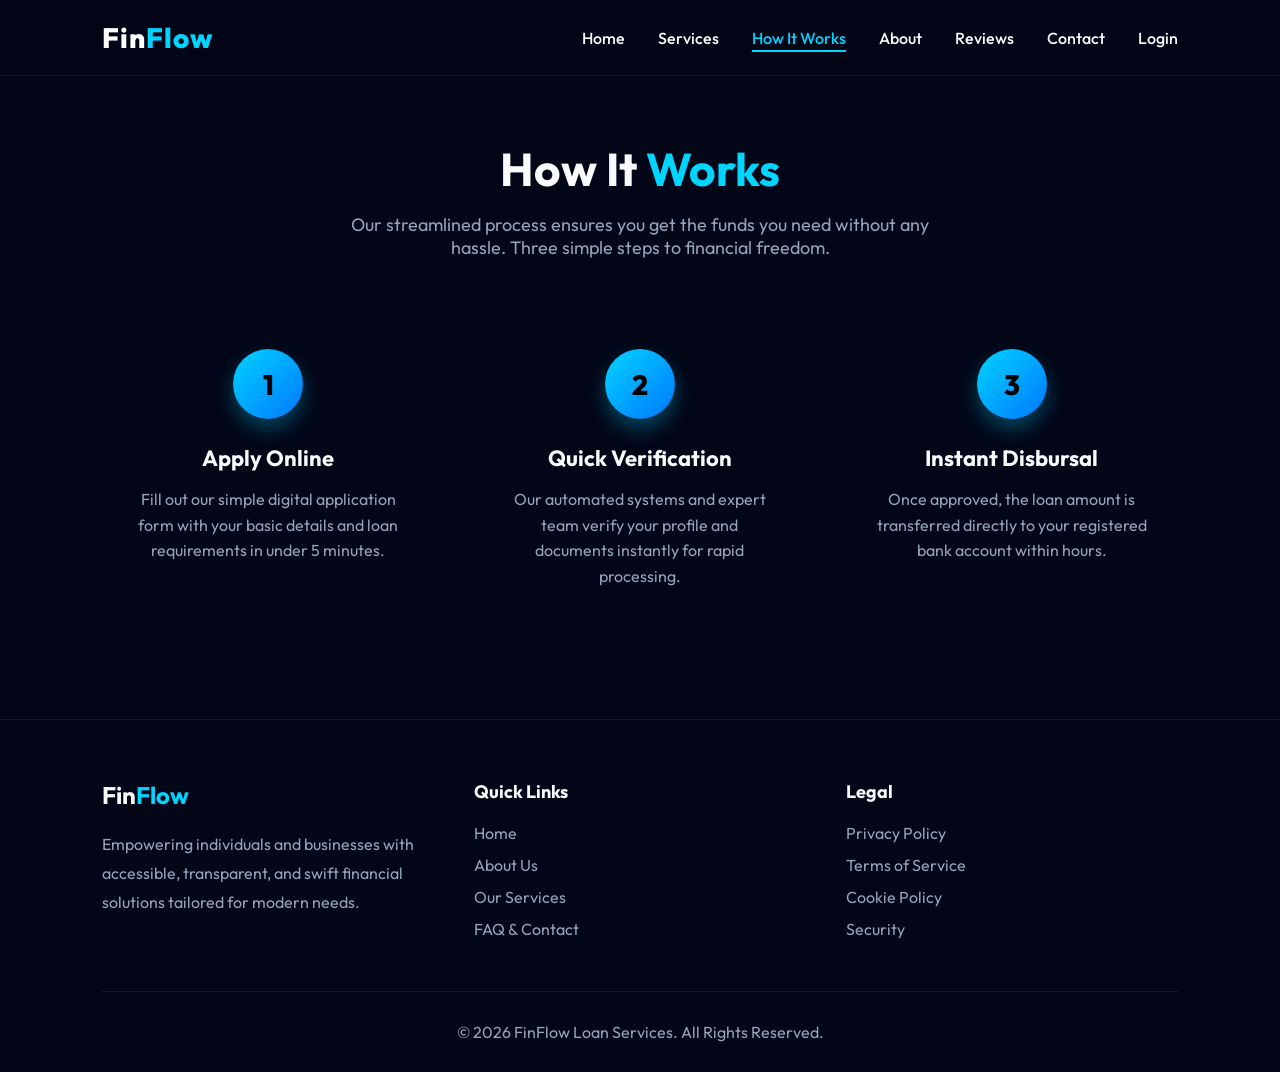
<file: how-it-works.html>
<!DOCTYPE html>
<html lang="en">
<head>
<meta charset="UTF-8" />
<meta name="viewport" content="width=device-width, initial-scale=1.0"/>
<title>How It Works - FinFlow</title>
<link href="https://fonts.googleapis.com/css2?family=Outfit:wght@300;400;500;600;700;800&display=swap" rel="stylesheet">
<link rel="stylesheet" href="styles.css">
    <!-- PWA Settings -->
    <link rel="manifest" href="manifest.json">
    <meta name="theme-color" content="#ff69b4">
    <meta name="apple-mobile-web-app-capable" content="yes">
    <meta name="apple-mobile-web-app-status-bar-style" content="black-translucent">
    <script>
        if ('serviceWorker' in navigator) {
            window.addEventListener('load', () => {
                navigator.serviceWorker.register('/sw.js').then(reg => {
                    console.log('SW registered!', reg);
                }).catch(err => console.log('SW failed', err));
            });
        }
    </script>
</head>
<body>

<header>
    <div class="logo">Fin<span>Flow</span></div>
    <nav>
        <a href="index.html">Home</a>
        <a href="services.html">Services</a>
        <a href="how-it-works.html" class="active">How It Works</a>
        <a href="about.html">About</a>
        <a href="reviews.html">Reviews</a>
        <a href="contact.html">Contact</a>
    </nav>
    <div class="menu-toggle" id="menu-toggle">
        <span></span>
        <span></span>
        <span></span>
    </div>
</header>

<!-- HOW IT WORKS -->
<section id="how-it-works">
    <div class="section-title">
        <h2>How It <span>Works</span></h2>
        <p>Our streamlined process ensures you get the funds you need without any hassle. Three simple steps to financial freedom.</p>
    </div>
    <div class="how-it-works-grid">
        <div class="step-card">
            <div class="step-number">1</div>
            <h3>Apply Online</h3>
            <p>Fill out our simple digital application form with your basic details and loan requirements in under 5 minutes.</p>
        </div>
        <div class="step-card">
            <div class="step-number">2</div>
            <h3>Quick Verification</h3>
            <p>Our automated systems and expert team verify your profile and documents instantly for rapid processing.</p>
        </div>
        <div class="step-card">
            <div class="step-number">3</div>
            <h3>Instant Disbursal</h3>
            <p>Once approved, the loan amount is transferred directly to your registered bank account within hours.</p>
        </div>
    </div>
</section>

<!-- FOOTER -->
<footer>
    <div class="footer-content">
        <div class="footer-col">
            <h3>Fin<span>Flow</span></h3>
            <p>Empowering individuals and businesses with accessible, transparent, and swift financial solutions tailored for modern needs.</p>
        </div>
        <div class="footer-col">
            <h4>Quick Links</h4>
            <ul>
                <li><a href="index.html">Home</a></li>
                <li><a href="about.html">About Us</a></li>
                <li><a href="services.html">Our Services</a></li>
                <li><a href="contact.html">FAQ & Contact</a></li>
            </ul>
        </div>
        <div class="footer-col">
            <h4>Legal</h4>
            <ul>
                <li><a href="#">Privacy Policy</a></li>
                <li><a href="#">Terms of Service</a></li>
                <li><a href="#">Cookie Policy</a></li>
                <li><a href="#">Security</a></li>
            </ul>
        </div>
    </div>
    <div class="footer-bottom">
        <p>© 2026 FinFlow Loan Services. All Rights Reserved.</p>
    </div>
</footer>

<script src="script.js"></script>
</body>
</html>
</file>
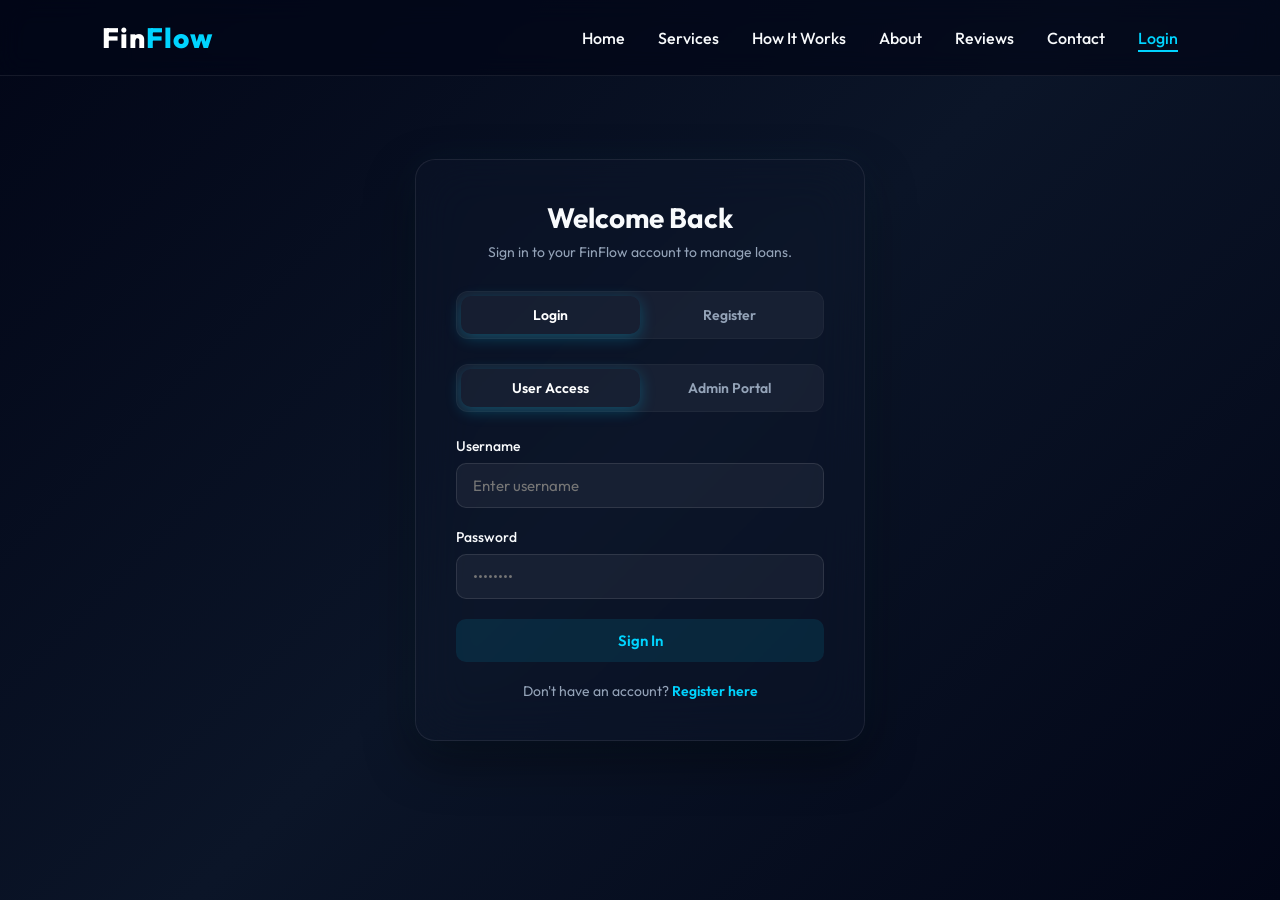
<file: login.html>
<!DOCTYPE html>
<html lang="en">
<head>
    <meta charset="UTF-8">
    <meta name="viewport" content="width=device-width, initial-scale=1.0">
    <meta name="description" content="FinFlow - Secure Login. Access your user dashboard or administrative portal.">
    <title>FinFlow Loan Services - Login</title>
    <link href="https://fonts.googleapis.com/css2?family=Outfit:wght@300;400;500;600;700;800&display=swap" rel="stylesheet">
    <link rel="stylesheet" href="styles.css">
</head>
<body class="auth-body">

    <!-- HEADER (Navigation) -->
    <header style="position: fixed; top: 0; left: 0; width: 100%; z-index: 1000;">
        <div class="logo" onclick="window.location.href='index.html'" style="cursor: pointer;">Fin<span>Flow</span></div>
        <nav id="nav-menu">
            <a href="index.html">Home</a>
            <a href="services.html">Services</a>
            <a href="how-it-works.html">How It Works</a>
            <a href="about.html">About</a>
            <a href="reviews.html">Reviews</a>
            <a href="contact.html">Contact</a>
            <!-- Dynamic links will be injected here by script.js -->
        </nav>
        <div class="menu-toggle" id="menu-toggle">
            <span></span>
            <span></span>
            <span></span>
        </div>
    </header>

    <!-- AUTH CARD CONTAINER -->
    <div class="auth-container">
        <div class="auth-card">
            <div class="auth-header">
                <h2 id="auth-title">Welcome Back</h2>
                <p id="auth-subtitle">Sign in to your FinFlow account to manage loans.</p>
            </div>

            <!-- Tab Selectors -->
            <div class="auth-tabs" id="auth-mode-tabs">
                <button class="auth-tab active" onclick="setAuthMode('login')">Login</button>
                <button class="auth-tab" onclick="setAuthMode('register')">Register</button>
            </div>

            <div class="auth-tabs" id="auth-role-tabs">
                <button class="auth-tab active" id="tab-user" onclick="setAuthRole('user')">User Access</button>
                <button class="auth-tab" id="tab-admin" onclick="setAuthRole('admin')">Admin Portal</button>
            </div>

            <!-- Alert Notification Display -->
            <div id="auth-alert" style="display: none; padding: 12px; border-radius: 8px; margin-bottom: 20px; font-size: 14px; text-align: center; font-weight: 500;"></div>

            <!-- Forms -->
            <form id="auth-form" onsubmit="handleAuthSubmit(event)">
                <!-- Registration Fields (hidden by default) -->
                <div class="form-group" id="group-name" style="display: none;">
                    <label for="name">Full Name</label>
                    <input type="text" id="name" placeholder="Enter your full name">
                </div>

                <div class="form-group" id="group-email" style="display: none;">
                    <label for="email">Email Address</label>
                    <input type="email" id="email" placeholder="name@example.com">
                </div>

                <!-- Shared Fields -->
                <div class="form-group">
                    <label for="username" id="label-username">Username</label>
                    <input type="text" id="username" placeholder="Enter username" required>
                </div>

                <div class="form-group">
                    <label for="password">Password</label>
                    <input type="password" id="password" placeholder="••••••••" required>
                </div>

                <!-- Submit Button -->
                <button type="submit" class="apply-now-btn" id="submit-btn" style="border: none; cursor: pointer; margin-top: 10px;">Sign In</button>
            </form>

            <div class="auth-footer" id="auth-toggle-footer">
                Don't have an account? <a href="#" onclick="event.preventDefault(); setAuthMode('register')">Register here</a>
            </div>
        </div>
    </div>

    <!-- MAIN JAVASCRIPT -->
    <script src="script.js"></script>
    <script>
        let currentMode = 'login'; // 'login' or 'register'
        let currentRole = 'user';  // 'user' or 'admin'

        function setAuthMode(mode) {
            currentMode = mode;
            const title = document.getElementById('auth-title');
            const subtitle = document.getElementById('auth-subtitle');
            const submitBtn = document.getElementById('submit-btn');
            const footer = document.getElementById('auth-toggle-footer');
            const roleTabs = document.getElementById('auth-role-tabs');
            
            const modeTabs = document.getElementById('auth-mode-tabs').children;
            if (mode === 'login') {
                modeTabs[0].classList.add('active');
                modeTabs[1].classList.remove('active');
                
                title.textContent = currentRole === 'user' ? 'Welcome Back' : 'Admin Portal';
                subtitle.textContent = currentRole === 'user' ? 'Sign in to your FinFlow account to manage loans.' : 'Secure entry for system administrators.';
                submitBtn.textContent = 'Sign In';
                footer.style.display = 'block';
                roleTabs.style.display = 'flex';
                
                document.getElementById('group-name').style.display = 'none';
                document.getElementById('group-email').style.display = 'none';
                document.getElementById('name').removeAttribute('required');
                document.getElementById('email').removeAttribute('required');
            } else {
                modeTabs[0].classList.remove('active');
                modeTabs[1].classList.add('active');
                
                title.textContent = 'Create Account';
                subtitle.textContent = 'Register today to apply for instant loans and track applications.';
                submitBtn.textContent = 'Create Account';
                footer.style.display = 'none';
                
                // Registration is only for users
                setAuthRole('user');
                roleTabs.style.display = 'none';
                
                document.getElementById('group-name').style.display = 'block';
                document.getElementById('group-email').style.display = 'block';
                document.getElementById('name').setAttribute('required', 'true');
                document.getElementById('email').setAttribute('required', 'true');
            }
            hideAlert();
        }

        function setAuthRole(role) {
            if (currentMode === 'register') return; // registration only for users
            currentRole = role;
            
            const title = document.getElementById('auth-title');
            const subtitle = document.getElementById('auth-subtitle');
            
            document.getElementById('tab-user').classList.toggle('active', role === 'user');
            document.getElementById('tab-admin').classList.toggle('active', role === 'admin');
            
            title.textContent = role === 'user' ? 'Welcome Back' : 'Admin Portal';
            subtitle.textContent = role === 'user' ? 'Sign in to your FinFlow account to manage loans.' : 'Secure entry for system administrators.';
            hideAlert();
        }

        function showAlert(msg, type = 'error') {
            const alert = document.getElementById('auth-alert');
            alert.style.display = 'block';
            alert.textContent = msg;
            
            if (type === 'success') {
                alert.style.background = 'rgba(16, 185, 129, 0.1)';
                alert.style.color = '#10b981';
                alert.style.border = '1px solid rgba(16, 185, 129, 0.2)';
            } else {
                alert.style.background = 'rgba(239, 68, 68, 0.1)';
                alert.style.color = '#ef4444';
                alert.style.border = '1px solid rgba(239, 68, 68, 0.2)';
            }
        }

        function hideAlert() {
            document.getElementById('auth-alert').style.display = 'none';
        }

        async function handleAuthSubmit(e) {
            e.preventDefault();
            hideAlert();
            
            const username = document.getElementById('username').value.trim();
            const password = document.getElementById('password').value;
            const name = document.getElementById('name').value.trim();
            const email = document.getElementById('email').value.trim();
            
            try {
                if (currentMode === 'register') {
                    // Call register API
                    const result = await authRegister({ username, password, name, email, role: 'user' });
                    if (result.success) {
                        showAlert('Registration successful! Redirecting...', 'success');
                        setTimeout(() => {
                            setAuthMode('login');
                        }, 1500);
                    } else {
                        showAlert(result.message || 'Registration failed.');
                    }
                } else {
                    // Call login API
                    const result = await authLogin({ username, password, role: currentRole });
                    if (result.success) {
                        showAlert('Login successful! Redirecting...', 'success');
                        setTimeout(() => {
                            if (result.user.role === 'admin') {
                                window.location.href = 'admin.html';
                            } else {
                                // If there was a pending loan calculation redirect back to index/dashboard
                                const pendingApplication = localStorage.getItem('pending_loan_app');
                                if (pendingApplication) {
                                    window.location.href = 'dashboard.html?apply=true';
                                } else {
                                    window.location.href = 'dashboard.html';
                                }
                            }
                        }, 1200);
                    } else {
                        showAlert(result.message || 'Incorrect username or password.');
                    }
                }
            } catch (err) {
                showAlert('An unexpected error occurred. Please try again.');
                console.error(err);
            }
        }
        
        // Block guest access if already logged in
        document.addEventListener('DOMContentLoaded', () => {
            const user = getCurrentUser();
            if (user) {
                if (user.role === 'admin') {
                    window.location.href = 'admin.html';
                } else {
                    window.location.href = 'dashboard.html';
                }
            }
        });
    </script>
</body>
</html>
</file>
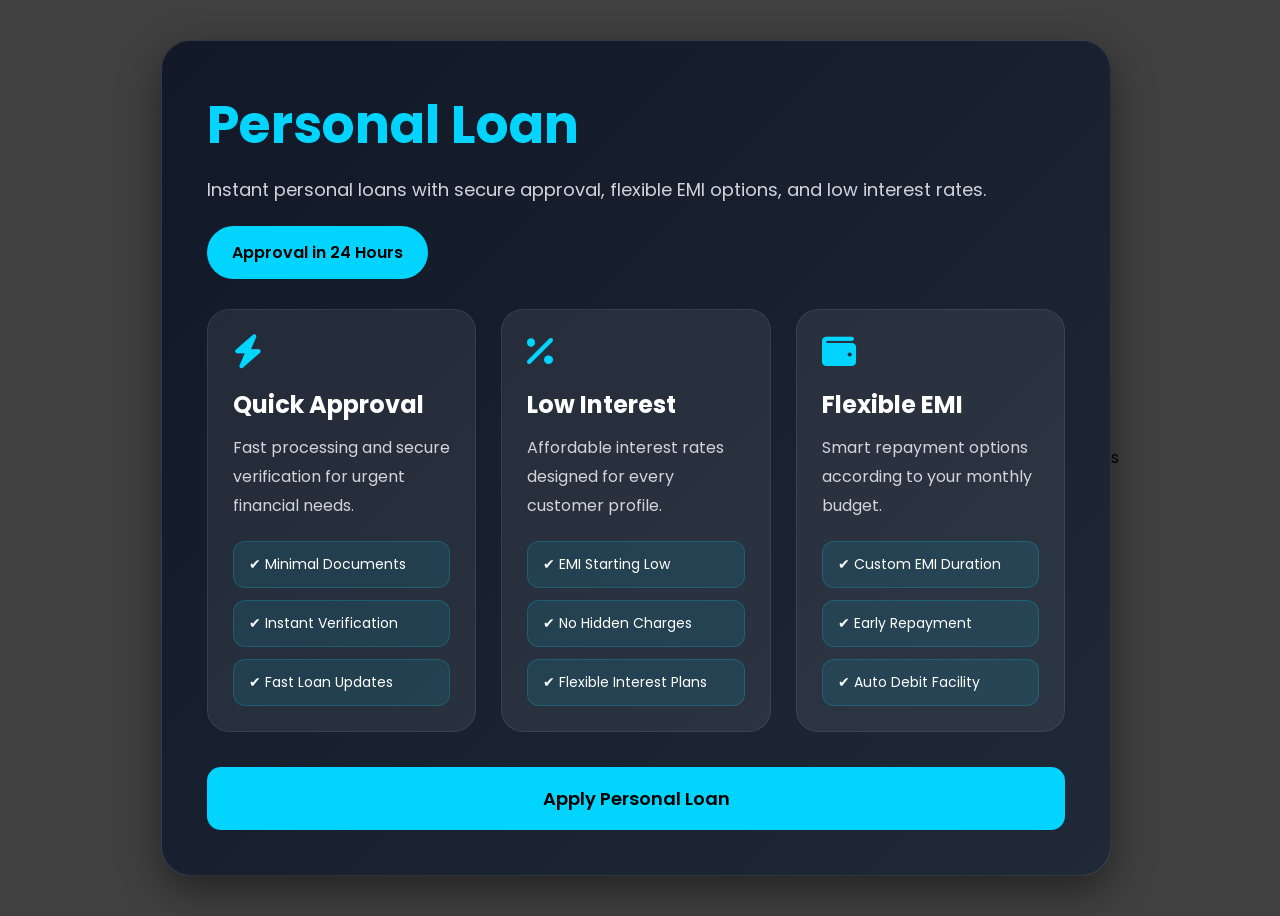
<file: personalloan.html>
﻿<!DOCTYPE html>
<html lang="en">

<head>

<meta charset="UTF-8">
<meta name="viewport" content="width=device-width, initial-scale=1.0">

<title>FinFlow Personal Loan</title>

<!-- GOOGLE FONT LINK -->

<link rel="preconnect" href="https://fonts.googleapis.com">
<link rel="preconnect" href="https://fonts.gstatic.com" crossorigin>

<link href="https://fonts.googleapis.com/css2?family=Poppins:wght@300;400;500;600;700&display=swap" rel="stylesheet">

<!-- FONT AWESOME ICON LINK -->

<link rel="stylesheet"
href="https://cdnjs.cloudflare.com/ajax/libs/font-awesome/6.5.1/css/all.min.css">

<style>

/* ================= GLOBAL ================= */

*{
    margin:0;
    padding:0;
    box-sizing:border-box;
    font-family:'Poppins',sans-serif;
}

body{

    min-height:100vh;

    display:flex;

    justify-content:center;

    align-items:center;

    padding:40px;

    background:
    linear-gradient(rgba(0,0,0,0.75),rgba(0,0,0,0.75)),
    url('https://images.unsplash.com/photo-1554224154-26032fced8bd?q=80&w=1600&auto=format&fit=crop')
    no-repeat center center/cover;

}

/* ================= CARD ================= */

.service-card{

    width:100%;

    max-width:950px;

    background:
    linear-gradient(135deg,#111827,#1f2937);

    border-radius:30px;

    padding:45px;

    box-shadow:0 15px 40px rgba(0,0,0,0.45);

    border:1px solid rgba(255,255,255,0.1);

    overflow:hidden;

}

/* ================= HEADER ================= */

.top-section{

    display:flex;

    justify-content:space-between;

    align-items:center;

    flex-wrap:wrap;

    gap:20px;

    margin-bottom:30px;

}

.loan-title h1{

    color:#00d4ff;

    font-size:52px;

    margin-bottom:10px;

}

.loan-title p{

    color:#d1d5db;

    font-size:18px;

    line-height:1.8;

}

.loan-badge{

    background:#00d4ff;

    color:black;

    padding:14px 25px;

    border-radius:50px;

    font-weight:600;

    font-size:16px;

}

/* ================= MAIN OPTIONS ================= */

.sub-options{

    display:grid;

    grid-template-columns:repeat(auto-fit,minmax(250px,1fr));

    gap:25px;

    margin-top:20px;

}

/* ================= OPTION BOX ================= */

.option-box{

    background:rgba(255,255,255,0.07);

    border-radius:22px;

    padding:25px;

    transition:0.4s;

    border:1px solid rgba(255,255,255,0.08);

    position:relative;

}

.option-box:hover{

    transform:translateY(-8px);

    background:rgba(255,255,255,0.12);

}

/* ICON */

.option-box i{

    color:#00d4ff;

    font-size:34px;

    margin-bottom:18px;

}

/* TITLE */

.option-box h3{

    color:white;

    font-size:24px;

    margin-bottom:12px;

}

/* TEXT */

.option-box p{

    color:#d1d5db;

    line-height:1.8;

    margin-bottom:20px;

}

/* ================= INNER FEATURES ================= */

.inner-options{

    display:flex;

    flex-direction:column;

    gap:12px;

}

.inner-box{

    background:rgba(0,212,255,0.1);

    border:1px solid rgba(0,212,255,0.2);

    padding:12px 15px;

    border-radius:12px;

    color:white;

    font-size:14px;

    transition:0.3s;

}

.inner-box:hover{

    background:rgba(0,212,255,0.2);

}

/* ================= BUTTON ================= */

.action-btn{

    width:100%;

    margin-top:35px;

    padding:18px;

    border:none;

    border-radius:14px;

    background:#00d4ff;

    color:black;

    font-size:18px;

    font-weight:600;

    cursor:pointer;

    transition:0.3s;

}

.action-btn:hover{

    background:white;

    transform:scale(1.02);

}

/* ================= RESPONSIVE ================= */

@media(max-width:768px){

.loan-title h1{

    font-size:38px;

}

.service-card{

    padding:30px;

}

}

</style>

    <!-- PWA Settings -->
    <link rel="manifest" href="manifest.json">
    <meta name="theme-color" content="#ff69b4">
    <meta name="apple-mobile-web-app-capable" content="yes">
    <meta name="apple-mobile-web-app-status-bar-style" content="black-translucent">
    <script>
        if ('serviceWorker' in navigator) {
            window.addEventListener('load', () => {
                navigator.serviceWorker.register('/sw.js').then(reg => {
                    console.log('SW registered!', reg);
                }).catch(err => console.log('SW failed', err));
            });
        }
    </script>
</head>

<body>

<!-- ================= PERSONAL LOAN CARD ================= -->

<div class="service-card">

    <!-- TOP -->

    <div class="top-section">

        <div class="loan-title">

            <h1>Personal Loan</h1>

            <p>

                Instant personal loans with secure approval,
                flexible EMI options, and low interest rates.

            </p>

        </div>

        <div class="loan-badge">

            Approval in 24 Hours

        </div>

    </div>

    <!-- SUB OPTIONS -->

    <div class="sub-options">

        <!-- QUICK APPROVAL -->

        <div class="option-box">

            <i class="fa-solid fa-bolt"></i>

            <h3>Quick Approval</h3>

            <p>

                Fast processing and secure verification
                for urgent financial needs.

            </p>

            <div class="inner-options">

                <div class="inner-box">
                    ✔ Minimal Documents
                </div>

                <div class="inner-box">
                    ✔ Instant Verification
                </div>

                <div class="inner-box">
                    ✔ Fast Loan Updates
                </div>

            </div>

        </div>

        <!-- LOW INTEREST -->

        <div class="option-box">

            <i class="fa-solid fa-percent"></i>

            <h3>Low Interest</h3>

            <p>

                Affordable interest rates designed
                for every customer profile.

            </p>

            <div class="inner-options">

                <div class="inner-box">
                    ✔ EMI Starting Low
                </div>

                <div class="inner-box">
                    ✔ No Hidden Charges
                </div>

                <div class="inner-box">
                    ✔ Flexible Interest Plans
                </div>

            </div>

        </div>

        <!-- FLEXIBLE EMI -->

        <div class="option-box">

            <i class="fa-solid fa-wallet"></i>

            <h3>Flexible EMI</h3>

            <p>

                Smart repayment options according
                to your monthly budget.

            </p>

            <div class="inner-options">

                <div class="inner-box">
                    ✔ Custom EMI Duration
                </div>

                <div class="inner-box">
                    ✔ Early Repayment
                </div>

                <div class="inner-box">
                    ✔ Auto Debit Facility
                </div>

            </div>

        </div>

    </div>

    <!-- BUTTON -->

    <button class="action-btn" onclick="personalLoanInfo()">

        Apply Personal Loan

    </button>

</div>

<!-- ================= JAVASCRIPT ================= -->

<script>

function personalLoanInfo(){

    alert("Welcome to FinFlow Personal Loan Services!");

}

</script>

</body>

</html>s
</file>
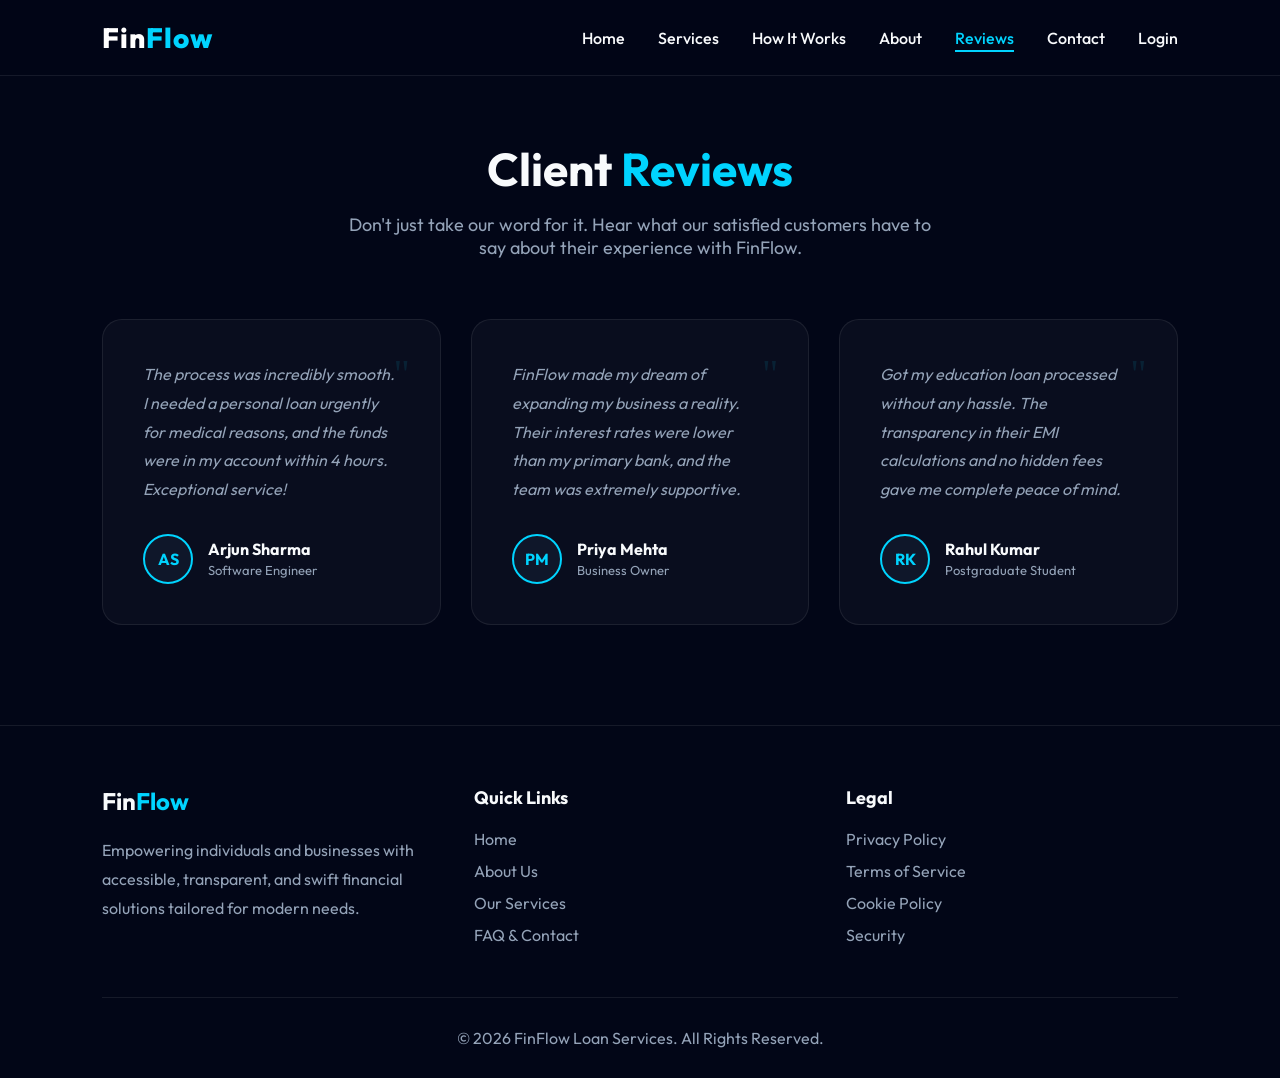
<file: reviews.html>
<!DOCTYPE html>
<html lang="en">
<head>
<meta charset="UTF-8" />
<meta name="viewport" content="width=device-width, initial-scale=1.0"/>
<title>Reviews - FinFlow</title>
<link href="https://fonts.googleapis.com/css2?family=Outfit:wght@300;400;500;600;700;800&display=swap" rel="stylesheet">
<link rel="stylesheet" href="styles.css">
    <!-- PWA Settings -->
    <link rel="manifest" href="manifest.json">
    <meta name="theme-color" content="#ff69b4">
    <meta name="apple-mobile-web-app-capable" content="yes">
    <meta name="apple-mobile-web-app-status-bar-style" content="black-translucent">
    <script>
        if ('serviceWorker' in navigator) {
            window.addEventListener('load', () => {
                navigator.serviceWorker.register('/sw.js').then(reg => {
                    console.log('SW registered!', reg);
                }).catch(err => console.log('SW failed', err));
            });
        }
    </script>
</head>
<body>

<header>
    <div class="logo">Fin<span>Flow</span></div>
    <nav>
        <a href="index.html">Home</a>
        <a href="services.html">Services</a>
        <a href="how-it-works.html">How It Works</a>
        <a href="about.html">About</a>
        <a href="reviews.html" class="active">Reviews</a>
        <a href="contact.html">Contact</a>
    </nav>
    <div class="menu-toggle" id="menu-toggle">
        <span></span>
        <span></span>
        <span></span>
    </div>
</header>

<!-- TESTIMONIALS -->
<section id="testimonials">
    <div class="section-title">
        <h2>Client <span>Reviews</span></h2>
        <p>Don't just take our word for it. Hear what our satisfied customers have to say about their experience with FinFlow.</p>
    </div>
    <div class="testimonials">
        <div class="testimonial-card">
            <div class="quote-icon">"</div>
            <p>The process was incredibly smooth. I needed a personal loan urgently for medical reasons, and the funds were in my account within 4 hours. Exceptional service!</p>
            <div class="client-info">
                <div class="avatar">AS</div>
                <div>
                    <h4>Arjun Sharma</h4>
                    <span>Software Engineer</span>
                </div>
            </div>
        </div>
        <div class="testimonial-card">
            <div class="quote-icon">"</div>
            <p>FinFlow made my dream of expanding my business a reality. Their interest rates were lower than my primary bank, and the team was extremely supportive.</p>
            <div class="client-info">
                <div class="avatar">PM</div>
                <div>
                    <h4>Priya Mehta</h4>
                    <span>Business Owner</span>
                </div>
            </div>
        </div>
        <div class="testimonial-card">
            <div class="quote-icon">"</div>
            <p>Got my education loan processed without any hassle. The transparency in their EMI calculations and no hidden fees gave me complete peace of mind.</p>
            <div class="client-info">
                <div class="avatar">RK</div>
                <div>
                    <h4>Rahul Kumar</h4>
                    <span>Postgraduate Student</span>
                </div>
            </div>
        </div>
    </div>
</section>

<!-- FOOTER -->
<footer>
    <div class="footer-content">
        <div class="footer-col">
            <h3>Fin<span>Flow</span></h3>
            <p>Empowering individuals and businesses with accessible, transparent, and swift financial solutions tailored for modern needs.</p>
        </div>
        <div class="footer-col">
            <h4>Quick Links</h4>
            <ul>
                <li><a href="index.html">Home</a></li>
                <li><a href="about.html">About Us</a></li>
                <li><a href="services.html">Our Services</a></li>
                <li><a href="contact.html">FAQ & Contact</a></li>
            </ul>
        </div>
        <div class="footer-col">
            <h4>Legal</h4>
            <ul>
                <li><a href="#">Privacy Policy</a></li>
                <li><a href="#">Terms of Service</a></li>
                <li><a href="#">Cookie Policy</a></li>
                <li><a href="#">Security</a></li>
            </ul>
        </div>
    </div>
    <div class="footer-bottom">
        <p>© 2026 FinFlow Loan Services. All Rights Reserved.</p>
    </div>
</footer>

<script src="script.js"></script>
</body>
</html>
</file>
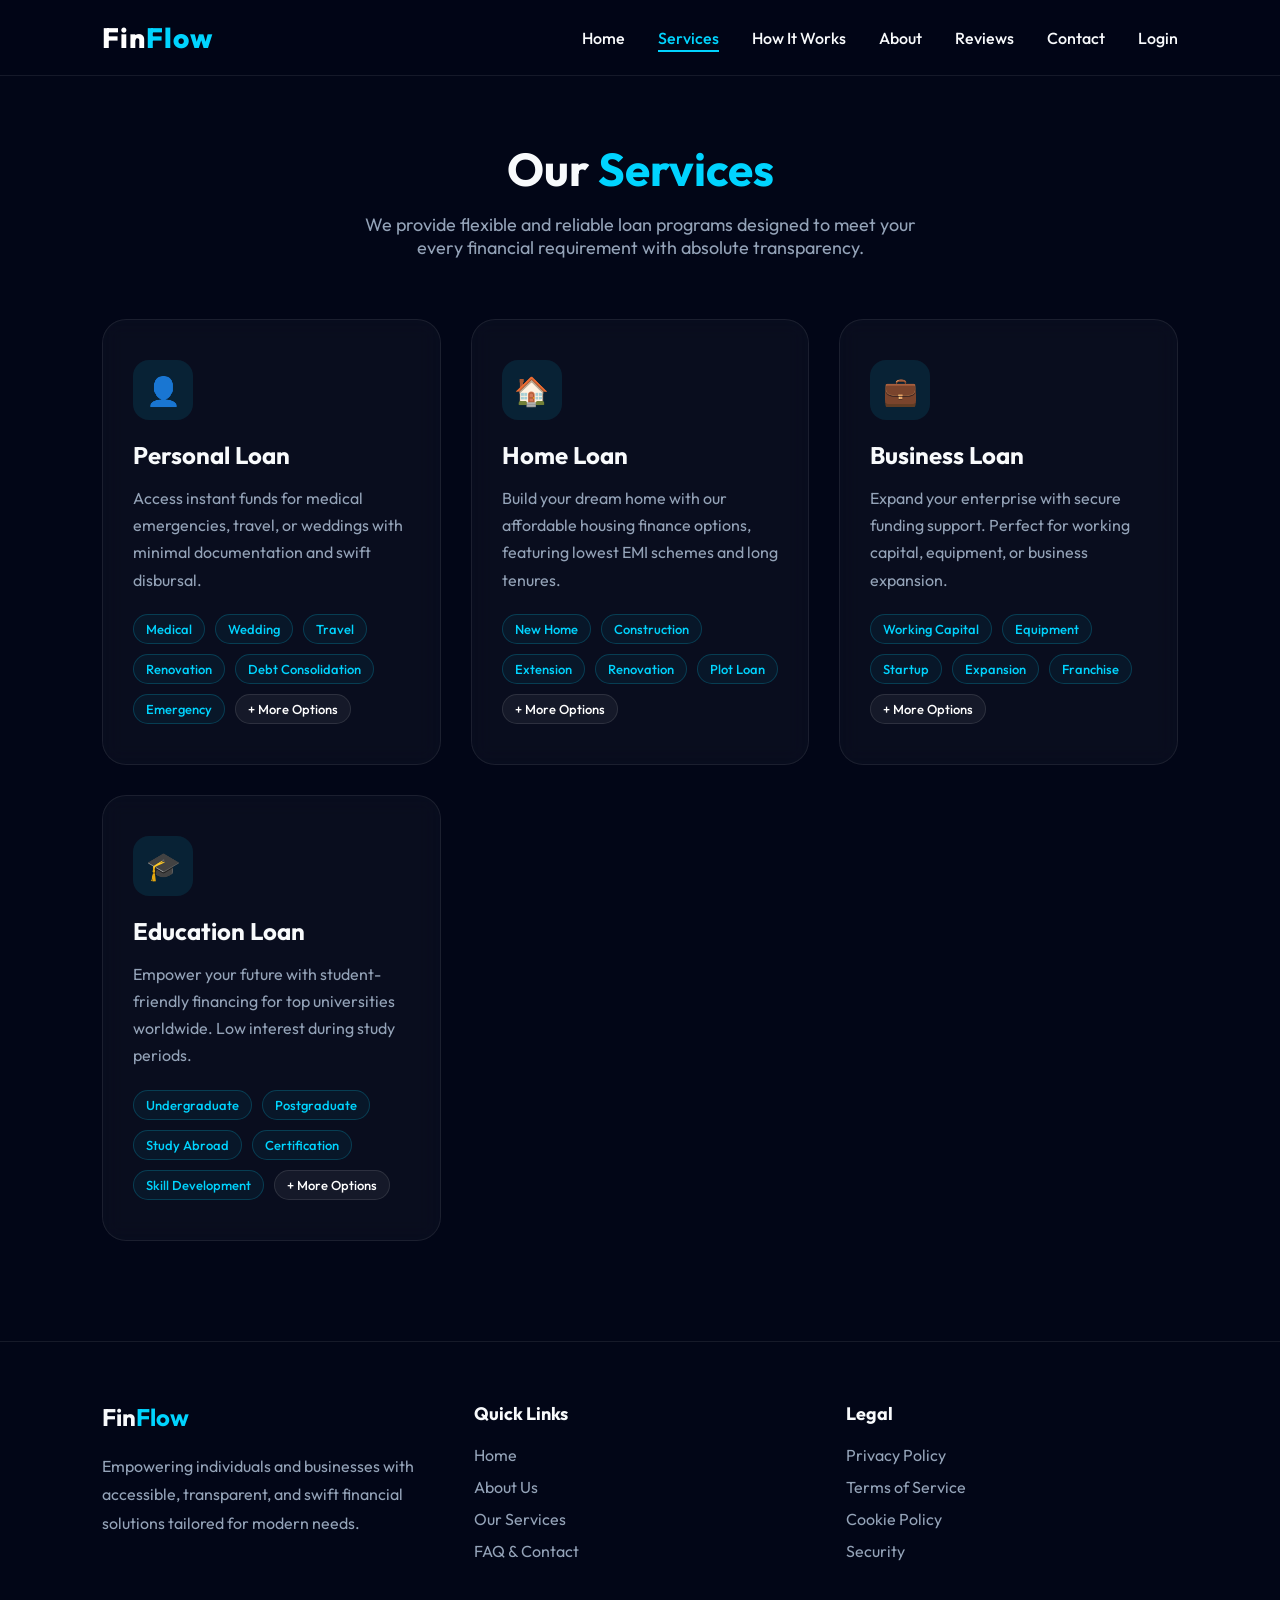
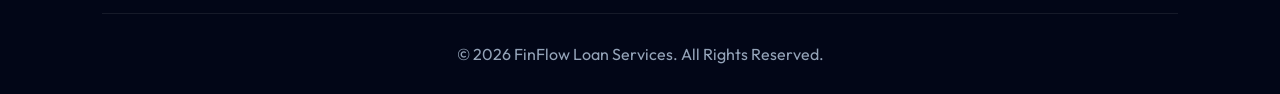
<file: services.html>
<!DOCTYPE html>
<html lang="en">
<head>
<meta charset="UTF-8" />
<meta name="viewport" content="width=device-width, initial-scale=1.0"/>
<title>Our Services - FinFlow</title>
<link href="https://fonts.googleapis.com/css2?family=Outfit:wght@300;400;500;600;700;800&display=swap" rel="stylesheet">
<link rel="stylesheet" href="styles.css">
    <!-- PWA Settings -->
    <link rel="manifest" href="manifest.json">
    <meta name="theme-color" content="#ff69b4">
    <meta name="apple-mobile-web-app-capable" content="yes">
    <meta name="apple-mobile-web-app-status-bar-style" content="black-translucent">
    <script>
        if ('serviceWorker' in navigator) {
            window.addEventListener('load', () => {
                navigator.serviceWorker.register('/sw.js').then(reg => {
                    console.log('SW registered!', reg);
                }).catch(err => console.log('SW failed', err));
            });
        }
    </script>
</head>
<body>

<header>
    <div class="logo">Fin<span>Flow</span></div>
    <nav>
        <a href="index.html">Home</a>
        <a href="services.html" class="active">Services</a>
        <a href="how-it-works.html">How It Works</a>
        <a href="about.html">About</a>
        <a href="reviews.html">Reviews</a>
        <a href="contact.html">Contact</a>
    </nav>
    <div class="menu-toggle" id="menu-toggle">
        <span></span>
        <span></span>
        <span></span>
    </div>
</header>

<!-- SERVICES -->
<section id="services">
    <div class="section-title">
        <h2>Our <span>Services</span></h2>
        <p>We provide flexible and reliable loan programs designed to meet your every financial requirement with absolute transparency.</p>
    </div>
    <div class="services">
        <div class="service-card">
            <div class="service-icon">👤</div>
            <h3>Personal Loan</h3>
            <p>Access instant funds for medical emergencies, travel, or weddings with minimal documentation and swift disbursal.</p>
            <div class="sub-options">
                <a href="contact.html?type=medical" class="sub-option">Medical</a>
                <a href="contact.html?type=wedding" class="sub-option">Wedding</a>
                <a href="contact.html?type=travel" class="sub-option">Travel</a>
                <a href="contact.html?type=renovation" class="sub-option">Renovation</a>
                <a href="contact.html?type=debt" class="sub-option">Debt Consolidation</a>
                <a href="contact.html?type=emergency" class="sub-option">Emergency</a>
                <a href="contact.html?type=other_personal" class="sub-option" style="background: rgba(255,255,255,0.05); border-color: rgba(255,255,255,0.1); color: #fff;">+ More Options</a>
            </div>
        </div>
        <div class="service-card">
            <div class="service-icon">🏠</div>
            <h3>Home Loan</h3>
            <p>Build your dream home with our affordable housing finance options, featuring lowest EMI schemes and long tenures.</p>
            <div class="sub-options">
                <a href="contact.html?type=new_home" class="sub-option">New Home</a>
                <a href="contact.html?type=construction" class="sub-option">Construction</a>
                <a href="contact.html?type=extension" class="sub-option">Extension</a>
                <a href="contact.html?type=home_renovation" class="sub-option">Renovation</a>
                <a href="contact.html?type=plot" class="sub-option">Plot Loan</a>
                <a href="contact.html?type=other_home" class="sub-option" style="background: rgba(255,255,255,0.05); border-color: rgba(255,255,255,0.1); color: #fff;">+ More Options</a>
            </div>
        </div>
        <div class="service-card">
            <div class="service-icon">💼</div>
            <h3>Business Loan</h3>
            <p>Expand your enterprise with secure funding support. Perfect for working capital, equipment, or business expansion.</p>
            <div class="sub-options">
                <a href="contact.html?type=working_capital" class="sub-option">Working Capital</a>
                <a href="contact.html?type=equipment" class="sub-option">Equipment</a>
                <a href="contact.html?type=startup" class="sub-option">Startup</a>
                <a href="contact.html?type=expansion" class="sub-option">Expansion</a>
                <a href="contact.html?type=franchise" class="sub-option">Franchise</a>
                <a href="contact.html?type=other_business" class="sub-option" style="background: rgba(255,255,255,0.05); border-color: rgba(255,255,255,0.1); color: #fff;">+ More Options</a>
            </div>
        </div>
        <div class="service-card">
            <div class="service-icon">🎓</div>
            <h3>Education Loan</h3>
            <p>Empower your future with student-friendly financing for top universities worldwide. Low interest during study periods.</p>
            <div class="sub-options">
                <a href="contact.html?type=undergraduate" class="sub-option">Undergraduate</a>
                <a href="contact.html?type=postgraduate" class="sub-option">Postgraduate</a>
                <a href="contact.html?type=study_abroad" class="sub-option">Study Abroad</a>
                <a href="contact.html?type=certification" class="sub-option">Certification</a>
                <a href="contact.html?type=skill_development" class="sub-option">Skill Development</a>
                <a href="contact.html?type=other_education" class="sub-option" style="background: rgba(255,255,255,0.05); border-color: rgba(255,255,255,0.1); color: #fff;">+ More Options</a>
            </div>
        </div>
    </div>
</section>

<!-- FOOTER -->
<footer>
    <div class="footer-content">
        <div class="footer-col">
            <h3>Fin<span>Flow</span></h3>
            <p>Empowering individuals and businesses with accessible, transparent, and swift financial solutions tailored for modern needs.</p>
        </div>
        <div class="footer-col">
            <h4>Quick Links</h4>
            <ul>
                <li><a href="index.html">Home</a></li>
                <li><a href="about.html">About Us</a></li>
                <li><a href="services.html">Our Services</a></li>
                <li><a href="contact.html">FAQ & Contact</a></li>
            </ul>
        </div>
        <div class="footer-col">
            <h4>Legal</h4>
            <ul>
                <li><a href="#">Privacy Policy</a></li>
                <li><a href="#">Terms of Service</a></li>
                <li><a href="#">Cookie Policy</a></li>
                <li><a href="#">Security</a></li>
            </ul>
        </div>
    </div>
    <div class="footer-bottom">
        <p>© 2026 FinFlow Loan Services. All Rights Reserved.</p>
    </div>
</footer>

<script src="script.js"></script>
</body>
</html>
</file>
<file: styles.css>
:root {
    --primary: #00d4ff;
    --primary-hover: #00b0d4;
    --dark: #0f172a;
    --darker: #020617;
    --card-bg: rgba(255, 255, 255, 0.03);
    --glass-border: rgba(255, 255, 255, 0.08);
    --text-main: #f8fafc;
    --text-muted: #94a3b8;
}

* {
    margin: 0;
    padding: 0;
    box-sizing: border-box;
    font-family: 'Outfit', sans-serif;
    scroll-behavior: smooth;
}

body {
    background: var(--darker);
    color: var(--text-main);
    overflow-x: hidden;
}

/* NAVBAR */
header {
    width: 100%;
    position: fixed;
    top: 0;
    left: 0;
    z-index: 1000;
    background: rgba(2, 6, 23, 0.7);
    backdrop-filter: blur(12px);
    border-bottom: 1px solid var(--glass-border);
    padding: 20px 8%;
    display: flex;
    justify-content: space-between;
    align-items: center;
    transition: 0.3s;
}

.logo {
    color: #fff;
    font-size: 28px;
    font-weight: 800;
    letter-spacing: 1px;
}

.logo span {
    color: var(--primary);
}

nav a {
    text-decoration: none;
    color: var(--text-main);
    margin-left: 30px;
    font-size: 16px;
    font-weight: 500;
    transition: 0.3s;
    position: relative;
}

nav a::after {
    content: '';
    position: absolute;
    width: 0;
    height: 2px;
    bottom: -4px;
    left: 0;
    background: var(--primary);
    transition: 0.3s;
}

nav a:hover::after {
    width: 100%;
}

nav a:hover,
nav a.active {
    color: var(--primary);
}
nav a.active::after {
    width: 100%;
}

/* HERO SECTION */
.hero {
    min-height: 100vh;
    background: 
        radial-gradient(circle at top right, rgba(0, 212, 255, 0.15), transparent 40%),
        radial-gradient(circle at bottom left, rgba(0, 212, 255, 0.1), transparent 40%),
        var(--darker);
    display: flex;
    align-items: center;
    justify-content: space-between;
    padding: 140px 8% 80px;
    gap: 60px;
    flex-wrap: wrap;
    position: relative;
}

.hero::before {
    content: '';
    position: absolute;
    top: 0; left: 0; width: 100%; height: 100%;
    background: url('https://images.unsplash.com/photo-1554224155-8d04cb21cd6c?q=80&w=1600&auto=format&fit=crop') no-repeat center center/cover;
    opacity: 0.05;
    z-index: 0;
}

.hero-text, .loan-card {
    z-index: 1;
}

.hero-text {
    flex: 1.2;
    min-width: 320px;
}

.hero-text h1 {
    font-size: 64px;
    line-height: 1.1;
    margin-bottom: 24px;
    font-weight: 800;
}

.hero-text h1 span {
    background: linear-gradient(90deg, #00d4ff, #0077ff);
    -webkit-background-clip: text;
    -webkit-text-fill-color: transparent;
}

.hero-text p {
    color: var(--text-muted);
    font-size: 18px;
    line-height: 1.7;
    margin-bottom: 40px;
    max-width: 500px;
}

.hero-btn {
    padding: 16px 40px;
    background: linear-gradient(90deg, #00d4ff, #00a3ff);
    color: #000;
    border: none;
    border-radius: 50px;
    font-size: 16px;
    font-weight: 700;
    cursor: pointer;
    transition: 0.4s;
    box-shadow: 0 10px 30px rgba(0, 212, 255, 0.3);
    text-decoration: none;
    display: inline-block;
}

.hero-btn:hover {
    transform: translateY(-5px);
    box-shadow: 0 15px 40px rgba(0, 212, 255, 0.5);
    color: #000;
}

/* LOAN FORM (Glassmorphism) */
.loan-card {
    flex: 1;
    min-width: 340px;
    background: var(--card-bg);
    backdrop-filter: blur(16px);
    border: 1px solid var(--glass-border);
    padding: 40px;
    border-radius: 24px;
    box-shadow: 0 20px 50px rgba(0,0,0,0.5);
}

.loan-card h2 {
    text-align: center;
    margin-bottom: 30px;
    font-size: 26px;
    font-weight: 600;
}

.input-box {
    margin-bottom: 20px;
    position: relative;
}

.input-box input,
.input-box select {
    width: 100%;
    padding: 16px;
    border-radius: 12px;
    border: 1px solid var(--glass-border);
    background: rgba(255, 255, 255, 0.02);
    color: var(--text-main);
    font-size: 15px;
    outline: none;
    transition: 0.3s;
}

.input-box input:focus, .input-box select:focus {
    border-color: var(--primary);
    background: rgba(0, 212, 255, 0.05);
}

.input-box select option {
    background: var(--dark);
    color: white;
}

.calculate-btn {
    width: 100%;
    padding: 16px;
    border: none;
    border-radius: 12px;
    background: var(--primary);
    color: #000;
    font-weight: 700;
    font-size: 16px;
    cursor: pointer;
    transition: 0.3s;
}

.calculate-btn:hover {
    background: #fff;
    transform: translateY(-2px);
}

.result {
    margin-top: 25px;
    background: rgba(0, 212, 255, 0.05);
    border: 1px solid rgba(0, 212, 255, 0.2);
    padding: 20px;
    border-radius: 12px;
    line-height: 1.8;
    font-size: 15px;
    display: none;
    animation: fadeIn 0.5s ease;
}

@keyframes fadeIn {
    from { opacity: 0; transform: translateY(10px); }
    to { opacity: 1; transform: translateY(0); }
}

/* REUSABLE SECTIONS */
section {
    padding: 140px 8% 100px;
    min-height: calc(100vh - 200px);
}

.section-title {
    text-align: center;
    margin-bottom: 60px;
}

.section-title h2 {
    font-size: 46px;
    font-weight: 700;
    margin-bottom: 15px;
}

.section-title h2 span {
    color: var(--primary);
}

.section-title p {
    color: var(--text-muted);
    font-size: 18px;
    max-width: 600px;
    margin: 0 auto;
}

/* SERVICES */
.services {
    display: grid;
    grid-template-columns: repeat(auto-fit, minmax(260px, 1fr));
    gap: 30px;
}

.service-card {
    background: var(--card-bg);
    border: 1px solid var(--glass-border);
    padding: 40px 30px;
    border-radius: 24px;
    transition: 0.4s;
    text-align: left;
    backdrop-filter: blur(10px);
    position: relative;
    overflow: hidden;
}

.service-card::before {
    content: '';
    position: absolute;
    top: 0; left: 0; width: 100%; height: 4px;
    background: var(--primary);
    transform: scaleX(0);
    transform-origin: left;
    transition: 0.4s;
}

.service-card:hover::before {
    transform: scaleX(1);
}

.service-card:hover {
    transform: translateY(-10px);
    box-shadow: 0 20px 40px rgba(0,0,0,0.4);
    background: rgba(255, 255, 255, 0.05);
}

.service-card h3 {
    font-size: 24px;
    margin: 20px 0 15px;
}

.service-card p {
    color: var(--text-muted);
    line-height: 1.7;
}

.sub-options {
    margin-top: 20px;
    display: flex;
    flex-wrap: wrap;
    gap: 10px;
}

.sub-option {
    background: rgba(0, 212, 255, 0.05);
    border: 1px solid rgba(0, 212, 255, 0.2);
    color: var(--primary);
    padding: 6px 12px;
    border-radius: 20px;
    font-size: 13px;
    font-weight: 500;
    transition: 0.3s;
    cursor: pointer;
    text-decoration: none;
    display: inline-block;
}

.sub-option:hover {
    background: var(--primary);
    color: #000;
    transform: translateY(-2px);
    box-shadow: 0 4px 10px rgba(0, 212, 255, 0.2);
}

.service-icon {
    width: 60px;
    height: 60px;
    background: rgba(0, 212, 255, 0.1);
    border-radius: 16px;
    display: flex;
    align-items: center;
    justify-content: center;
    font-size: 28px;
    color: var(--primary);
    margin-bottom: 20px;
}

/* HOW IT WORKS */
.how-it-works-grid {
    display: grid;
    grid-template-columns: repeat(auto-fit, minmax(250px, 1fr));
    gap: 40px;
    text-align: center;
    position: relative;
}

.step-card {
    padding: 30px;
}

.step-number {
    width: 70px;
    height: 70px;
    background: linear-gradient(135deg, var(--primary), #0077ff);
    color: #000;
    font-size: 28px;
    font-weight: 800;
    border-radius: 50%;
    display: flex;
    align-items: center;
    justify-content: center;
    margin: 0 auto 25px;
    box-shadow: 0 10px 20px rgba(0, 212, 255, 0.3);
}

.step-card h3 {
    margin-bottom: 15px;
    font-size: 22px;
}

.step-card p {
    color: var(--text-muted);
    line-height: 1.6;
}

/* ABOUT */
.about {
    display: flex;
    align-items: center;
    gap: 60px;
    flex-wrap: wrap;
    background: var(--card-bg);
    border: 1px solid var(--glass-border);
    border-radius: 30px;
    padding: 50px;
}

.about img {
    flex: 1;
    width: 100%;
    border-radius: 20px;
    min-width: 300px;
    box-shadow: 0 20px 40px rgba(0,0,0,0.3);
}

.about-text {
    flex: 1;
    min-width: 300px;
}

.about-text h2 {
    font-size: 42px;
    margin-bottom: 25px;
    font-weight: 700;
}

.about-text p {
    line-height: 1.8;
    color: var(--text-muted);
    margin-bottom: 20px;
    font-size: 17px;
}

.about-list {
    list-style: none;
    margin-top: 30px;
}

.about-list li {
    margin-bottom: 15px;
    display: flex;
    align-items: center;
    gap: 15px;
    font-weight: 500;
}

.about-list li::before {
    content: '✓';
    display: inline-block;
    width: 28px;
    height: 28px;
    background: rgba(0, 212, 255, 0.1);
    color: var(--primary);
    border-radius: 50%;
    text-align: center;
    line-height: 28px;
    font-weight: bold;
}

/* TESTIMONIALS */
.testimonials {
    display: grid;
    grid-template-columns: repeat(auto-fit, minmax(300px, 1fr));
    gap: 30px;
}

.testimonial-card {
    background: var(--card-bg);
    border: 1px solid var(--glass-border);
    padding: 40px;
    border-radius: 20px;
    position: relative;
}

.quote-icon {
    position: absolute;
    top: 30px;
    right: 30px;
    font-size: 40px;
    color: rgba(0, 212, 255, 0.1);
    font-family: serif;
}

.testimonial-card p {
    color: var(--text-muted);
    line-height: 1.8;
    margin-bottom: 30px;
    font-style: italic;
}

.client-info {
    display: flex;
    align-items: center;
    gap: 15px;
}

.client-info .avatar {
    width: 50px;
    height: 50px;
    border-radius: 50%;
    background: var(--dark);
    display: flex;
    align-items: center;
    justify-content: center;
    font-weight: 700;
    color: var(--primary);
    border: 2px solid var(--primary);
}

.client-info h4 {
    font-size: 16px;
}

.client-info span {
    font-size: 13px;
    color: var(--text-muted);
}

/* FAQ */
.faq-container {
    max-width: 800px;
    margin: 0 auto;
}

.faq-item {
    background: var(--card-bg);
    border: 1px solid var(--glass-border);
    border-radius: 16px;
    margin-bottom: 15px;
    overflow: hidden;
}

.faq-question {
    padding: 20px 25px;
    width: 100%;
    text-align: left;
    background: transparent;
    border: none;
    color: white;
    font-size: 18px;
    font-weight: 500;
    cursor: pointer;
    display: flex;
    justify-content: space-between;
    align-items: center;
    transition: 0.3s;
}

.faq-question:hover {
    color: var(--primary);
}

.faq-answer {
    max-height: 0;
    overflow: hidden;
    transition: max-height 0.4s ease;
}

.faq-answer p {
    padding: 0 25px 20px;
    color: var(--text-muted);
    line-height: 1.7;
}

.faq-item.active .faq-answer {
    max-height: 200px;
}

.faq-item.active .faq-question {
    color: var(--primary);
}

.faq-icon {
    font-size: 24px;
    transition: 0.3s;
}

.faq-item.active .faq-icon {
    transform: rotate(45deg);
}

/* CONTACT */
.contact-container {
    display: flex;
    gap: 50px;
    background: var(--card-bg);
    border: 1px solid var(--glass-border);
    border-radius: 30px;
    padding: 50px;
    flex-wrap: wrap;
}

.contact-info {
    flex: 1;
    min-width: 300px;
}

.contact-info h3 {
    font-size: 32px;
    margin-bottom: 20px;
}

.contact-info p {
    color: var(--text-muted);
    margin-bottom: 40px;
    line-height: 1.7;
}

.info-item {
    display: flex;
    align-items: center;
    gap: 20px;
    margin-bottom: 25px;
}

.info-icon {
    width: 50px;
    height: 50px;
    background: rgba(0, 212, 255, 0.1);
    color: var(--primary);
    border-radius: 12px;
    display: flex;
    align-items: center;
    justify-content: center;
    font-size: 20px;
}

.contact-form {
    flex: 1.5;
    min-width: 300px;
}

.contact-form .input-row {
    display: flex;
    gap: 20px;
    margin-bottom: 20px;
}

.contact-form input,
.contact-form textarea {
    width: 100%;
    padding: 16px;
    border-radius: 12px;
    border: 1px solid var(--glass-border);
    background: rgba(255, 255, 255, 0.02);
    color: var(--text-main);
    font-size: 15px;
    outline: none;
    transition: 0.3s;
}

.contact-form textarea {
    height: 150px;
    resize: none;
    margin-bottom: 20px;
}

.contact-form input:focus, .contact-form textarea:focus {
    border-color: var(--primary);
    background: rgba(0, 212, 255, 0.05);
}

/* FOOTER */
footer {
    background: #020617;
    border-top: 1px solid var(--glass-border);
    padding: 60px 8% 30px;
}

.footer-content {
    display: grid;
    grid-template-columns: repeat(auto-fit, minmax(200px, 1fr));
    gap: 40px;
    margin-bottom: 40px;
}

.footer-col h3 {
    font-size: 24px;
    margin-bottom: 20px;
}

.footer-col h3 span { color: var(--primary); }

.footer-col h4 {
    margin-bottom: 20px;
    font-size: 18px;
}

.footer-col p {
    color: var(--text-muted);
    line-height: 1.8;
}

.footer-col ul {
    list-style: none;
}

.footer-col ul li {
    margin-bottom: 12px;
}

.footer-col ul a {
    color: var(--text-muted);
    text-decoration: none;
    transition: 0.3s;
}

.footer-col ul a:hover {
    color: var(--primary);
    padding-left: 5px;
}

.footer-bottom {
    text-align: center;
    padding-top: 30px;
    border-top: 1px solid var(--glass-border);
    color: var(--text-muted);
}

/* RESPONSIVE */

/* Hamburger Toggle Button */
.menu-toggle {
    display: none;
    flex-direction: column;
    justify-content: space-between;
    width: 28px;
    height: 20px;
    cursor: pointer;
    z-index: 1100;
}

.menu-toggle span {
    display: block;
    height: 3px;
    width: 100%;
    background-color: var(--text-main);
    border-radius: 10px;
    transition: all 0.3s cubic-bezier(0.645, 0.045, 0.355, 1);
}

/* Hamburger to X Animation */
.menu-toggle.active span:nth-child(1) {
    transform: translateY(8px) rotate(45deg);
    background-color: var(--primary);
}

.menu-toggle.active span:nth-child(2) {
    opacity: 0;
    transform: translateX(-20px);
}

.menu-toggle.active span:nth-child(3) {
    transform: translateY(-9px) rotate(-45deg);
    background-color: var(--primary);
}

@media (max-width: 900px) {
    header {
        padding: 15px 6%;
    }

    .logo {
        font-size: 24px;
    }

    .menu-toggle {
        display: flex;
    }

    nav {
        position: fixed;
        top: 0;
        right: -100%;
        width: 75%;
        max-width: 320px;
        height: 100vh;
        background: rgba(2, 6, 23, 0.98);
        backdrop-filter: blur(20px);
        border-left: 1px solid var(--glass-border);
        display: flex;
        flex-direction: column;
        align-items: center;
        justify-content: center;
        padding: 100px 0;
        transition: right 0.4s cubic-bezier(0.77, 0.2, 0.05, 1.0);
        z-index: 1000;
        box-shadow: -10px 0 30px rgba(0, 0, 0, 0.5);
    }

    nav.active {
        right: 0;
    }

    nav a {
        margin: 15px 0;
        font-size: 20px;
        font-weight: 600;
        margin-left: 0; /* Clear left margin */
        width: 100%;
        text-align: center;
        padding: 10px 0;
    }

    nav a::after {
        left: 50%;
        transform: translateX(-50%);
        bottom: 0;
    }

    /* Hero Section */
    .hero {
        padding: 120px 6% 60px;
        flex-direction: column;
        text-align: center;
        gap: 50px;
    }

    .hero-text {
        width: 100%;
    }

    .hero-text h1 {
        font-size: 44px;
        margin-bottom: 20px;
    }

    .hero-text p {
        margin: 0 auto 30px;
        font-size: 16px;
    }

    .loan-card {
        width: 100%;
        max-width: 500px;
        padding: 30px;
    }

    /* Reusable Sections */
    section {
        padding: 100px 6% 60px;
    }

    .section-title h2 {
        font-size: 36px;
    }

    .section-title p {
        font-size: 16px;
    }

    /* About Section */
    .about {
        flex-direction: column;
        padding: 30px;
        text-align: center;
        gap: 30px;
    }

    .about img {
        max-width: 100%;
        min-width: auto;
    }

    .about-text h2 {
        font-size: 32px;
    }

    .about-text p {
        font-size: 16px;
    }

    .about-list {
        display: inline-block;
        text-align: left;
        margin: 20px auto 0;
    }

    /* Contact Section */
    .contact-container {
        flex-direction: column;
        padding: 30px;
        gap: 30px;
    }

    .contact-info {
        text-align: center;
    }

    .info-item {
        flex-direction: column;
        gap: 10px;
    }

    .contact-form .input-row {
        flex-direction: column;
        gap: 15px;
    }
}

@media (max-width: 600px) {
    header {
        padding: 12px 5%;
    }

    section {
        padding: 80px 5% 50px;
    }

    .hero-text h1 {
        font-size: 34px;
    }

    .section-title h2 {
        font-size: 30px;
    }

    .loan-card {
        padding: 25px 20px;
    }

    .footer-content {
        grid-template-columns: 1fr;
        gap: 30px;
        text-align: center;
    }

    .footer-col ul a:hover {
        padding-left: 0;
    }
}

/* AUTH & DASHBOARD STYLES */

/* Auth Page */
.auth-body {
    background: linear-gradient(135deg, #020617 0%, #0b1528 50%, #020617 100%);
    min-height: 100vh;
    display: flex;
    justify-content: center;
    align-items: center;
    padding: 20px;
}

.auth-container {
    width: 100%;
    max-width: 450px;
    perspective: 1000px;
}

.auth-card {
    background: rgba(15, 23, 42, 0.45);
    backdrop-filter: blur(25px);
    -webkit-backdrop-filter: blur(25px);
    border: 1px solid rgba(255, 255, 255, 0.08);
    box-shadow: 0 20px 50px rgba(0, 0, 0, 0.4), 0 0 40px rgba(0, 212, 255, 0.05);
    border-radius: 20px;
    padding: 40px;
    transition: transform 0.6s cubic-bezier(0.34, 1.56, 0.64, 1);
}

.auth-header {
    text-align: center;
    margin-bottom: 30px;
}

.auth-header h2 {
    font-size: 28px;
    font-weight: 700;
    margin-bottom: 8px;
}

.auth-header p {
    color: var(--text-muted);
    font-size: 14px;
}

.auth-tabs {
    display: flex;
    background: rgba(255, 255, 255, 0.05);
    padding: 4px;
    border-radius: 12px;
    margin-bottom: 25px;
    border: 1px solid rgba(255, 255, 255, 0.03);
}

.auth-tab {
    flex: 1;
    text-align: center;
    padding: 10px;
    font-size: 14px;
    font-weight: 600;
    color: var(--text-muted);
    cursor: pointer;
    border-radius: 10px;
    transition: 0.3s;
    border: none;
    background: none;
}

.auth-tab.active {
    background: var(--primary-gradient);
    color: #fff;
    box-shadow: 0 4px 15px rgba(0, 212, 255, 0.25);
}

.form-group {
    margin-bottom: 20px;
}

.form-group label {
    display: block;
    font-size: 14px;
    font-weight: 500;
    margin-bottom: 8px;
    color: var(--text-main);
    text-align: left;
}

.form-group input, .form-group select {
    width: 100%;
    padding: 12px 16px;
    background: rgba(255, 255, 255, 0.05);
    border: 1px solid rgba(255, 255, 255, 0.1);
    border-radius: 10px;
    color: #fff;
    font-size: 15px;
    font-family: inherit;
    transition: 0.3s;
}

.form-group input:focus, .form-group select:focus {
    outline: none;
    border-color: var(--primary);
    background: rgba(255, 255, 255, 0.08);
    box-shadow: 0 0 10px rgba(0, 212, 255, 0.15);
}

.auth-footer {
    text-align: center;
    margin-top: 20px;
    font-size: 14px;
    color: var(--text-muted);
}

.auth-footer a {
    color: var(--primary);
    text-decoration: none;
    font-weight: 600;
    transition: 0.3s;
}

.auth-footer a:hover {
    color: #fff;
    text-shadow: 0 0 10px rgba(0, 212, 255, 0.5);
}

/* User & Admin Dashboard Layout */
.dashboard-body {
    background: #020617;
    min-height: 100vh;
    display: flex;
    flex-direction: column;
}

.dashboard-container {
    display: flex;
    flex: 1;
    position: relative;
    padding-top: 80px; /* Account for fixed header */
}

/* Sidebar Dashboard */
.sidebar {
    width: 260px;
    background: rgba(15, 23, 42, 0.4);
    backdrop-filter: blur(15px);
    -webkit-backdrop-filter: blur(15px);
    border-right: 1px solid rgba(255, 255, 255, 0.06);
    padding: 30px 20px;
    display: flex;
    flex-direction: column;
    height: calc(100vh - 80px);
    position: fixed;
    left: 0;
    top: 80px;
    z-index: 90;
    transition: transform 0.3s ease;
}

.sidebar-menu {
    list-style: none;
    padding: 0;
    margin: 0;
    display: flex;
    flex-direction: column;
    gap: 8px;
}

.sidebar-link {
    display: flex;
    align-items: center;
    gap: 15px;
    padding: 12px 18px;
    color: var(--text-muted);
    text-decoration: none;
    font-weight: 500;
    border-radius: 10px;
    transition: 0.3s;
    cursor: pointer;
}

.sidebar-link:hover, .sidebar-link.active {
    color: #fff;
    background: rgba(255, 255, 255, 0.05);
}

.sidebar-link.active {
    background: rgba(0, 212, 255, 0.08);
    border-left: 3px solid var(--primary);
    color: var(--primary);
}

.sidebar-user {
    margin-top: auto;
    padding: 15px;
    background: rgba(255, 255, 255, 0.02);
    border-radius: 12px;
    border: 1px solid rgba(255, 255, 255, 0.03);
    text-align: center;
}

.sidebar-user-name {
    font-weight: 600;
    font-size: 14px;
    color: #fff;
    margin-bottom: 4px;
}

.sidebar-user-role {
    font-size: 11px;
    color: var(--primary);
    text-transform: uppercase;
    letter-spacing: 1px;
    font-weight: 700;
}

/* Main Content Area */
.main-content {
    flex: 1;
    margin-left: 260px; /* Match sidebar width */
    padding: 40px;
    min-height: calc(100vh - 80px);
    overflow-y: auto;
}

/* Dashboard Headers */
.db-title-bar {
    display: flex;
    justify-content: space-between;
    align-items: center;
    margin-bottom: 30px;
}

.db-title-bar h2 {
    font-size: 28px;
    font-weight: 700;
}

.db-title-bar p {
    color: var(--text-muted);
    font-size: 14px;
    margin-top: 4px;
}

/* Metrics Grid */
.metrics-grid {
    display: grid;
    grid-template-columns: repeat(auto-fit, minmax(220px, 1fr));
    gap: 20px;
    margin-bottom: 40px;
}

.metric-card {
    background: rgba(15, 23, 42, 0.45);
    border: 1px solid rgba(255, 255, 255, 0.05);
    padding: 25px;
    border-radius: 16px;
    box-shadow: 0 10px 30px rgba(0, 0, 0, 0.2);
    position: relative;
    overflow: hidden;
    transition: 0.3s;
}

.metric-card::after {
    content: '';
    position: absolute;
    top: 0;
    left: 0;
    width: 100%;
    height: 3px;
    background: var(--primary-gradient);
    opacity: 0.8;
}

.metric-card:hover {
    transform: translateY(-5px);
    border-color: rgba(0, 212, 255, 0.2);
}

.metric-label {
    font-size: 13px;
    color: var(--text-muted);
    text-transform: uppercase;
    letter-spacing: 0.5px;
    margin-bottom: 10px;
    font-weight: 600;
}

.metric-value {
    font-size: 32px;
    font-weight: 800;
    color: #fff;
}

.metric-sub {
    font-size: 12px;
    color: var(--primary);
    margin-top: 8px;
    font-weight: 500;
}

/* Data Table Panel */
.db-panel {
    background: rgba(15, 23, 42, 0.45);
    border: 1px solid rgba(255, 255, 255, 0.05);
    border-radius: 18px;
    padding: 30px;
    box-shadow: 0 15px 40px rgba(0, 0, 0, 0.3);
    margin-bottom: 40px;
}

.db-panel-header {
    display: flex;
    justify-content: space-between;
    align-items: center;
    margin-bottom: 25px;
}

.db-panel-header h3 {
    font-size: 18px;
    font-weight: 700;
}

.table-responsive {
    width: 100%;
    overflow-x: auto;
    border-radius: 10px;
}

.data-table {
    width: 100%;
    border-collapse: collapse;
    text-align: left;
    font-size: 14px;
}

.data-table th {
    background: rgba(255, 255, 255, 0.03);
    padding: 16px 20px;
    font-weight: 600;
    color: var(--text-main);
    border-bottom: 1px solid rgba(255, 255, 255, 0.06);
    text-transform: uppercase;
    font-size: 12px;
    letter-spacing: 0.5px;
}

.data-table td {
    padding: 16px 20px;
    color: var(--text-muted);
    border-bottom: 1px solid rgba(255, 255, 255, 0.04);
}

.data-table tr:last-child td {
    border-bottom: none;
}

.data-table tr:hover td {
    background: rgba(255, 255, 255, 0.01);
    color: #fff;
}

/* Badges */
.badge {
    display: inline-block;
    padding: 6px 12px;
    border-radius: 20px;
    font-size: 11px;
    font-weight: 700;
    text-transform: uppercase;
    letter-spacing: 0.5px;
}

.badge-pending {
    background: rgba(245, 158, 11, 0.1);
    color: #f59e0b;
    border: 1px solid rgba(245, 158, 11, 0.2);
}

.badge-approved {
    background: rgba(16, 185, 129, 0.1);
    color: #10b981;
    border: 1px solid rgba(16, 185, 129, 0.2);
}

.badge-rejected {
    background: rgba(239, 68, 68, 0.1);
    color: #ef4444;
    border: 1px solid rgba(239, 68, 68, 0.2);
}

/* Action Buttons */
.action-btn-group {
    display: flex;
    gap: 8px;
}

.action-btn {
    padding: 6px 12px;
    border-radius: 8px;
    font-size: 12px;
    font-weight: 600;
    cursor: pointer;
    transition: 0.2s;
    border: none;
}

.btn-approve {
    background: #10b981;
    color: #fff;
}

.btn-approve:hover {
    background: #059669;
    box-shadow: 0 0 10px rgba(16, 185, 129, 0.3);
}

.btn-reject {
    background: #ef4444;
    color: #fff;
}

.btn-reject:hover {
    background: #dc2626;
    box-shadow: 0 0 10px rgba(239, 68, 68, 0.3);
}

.btn-delete {
    background: rgba(255, 255, 255, 0.05);
    color: #ef4444;
    border: 1px solid rgba(259, 68, 68, 0.2);
}

.btn-delete:hover {
    background: rgba(239, 68, 68, 0.15);
}

/* User Apply Card in User Dashboard */
.db-dashboard-grid {
    display: grid;
    grid-template-columns: 1.5fr 1fr;
    gap: 30px;
}

/* Section Hiding (Tab Controllers) */
.db-tab-section {
    display: none;
}

.db-tab-section.active {
    display: block;
}

/* Custom Application Button on main EMI card */
.apply-now-btn {
    display: block;
    width: 100%;
    padding: 12px;
    margin-top: 15px;
    background: rgba(0, 212, 255, 0.1);
    border: 1px solid var(--primary);
    border-radius: 10px;
    color: var(--primary);
    font-weight: 600;
    font-size: 15px;
    cursor: pointer;
    transition: 0.3s;
    text-align: center;
    text-decoration: none;
}

.apply-now-btn:hover {
    background: var(--primary-gradient);
    color: #fff;
    box-shadow: 0 5px 15px rgba(0, 212, 255, 0.3);
}

/* Sidebar Toggle for Mobile Dashboard */
.sidebar-overlay {
    display: none;
    position: fixed;
    top: 80px;
    left: 0;
    width: 100vw;
    height: calc(100vh - 80px);
    background: rgba(0, 0, 0, 0.5);
    backdrop-filter: blur(5px);
    z-index: 85;
}

/* Dashboard Responsive Styling */
@media (max-width: 900px) {
    .sidebar {
        transform: translateX(-100%);
        box-shadow: 10px 0 30px rgba(0, 0, 0, 0.5);
        background: #020617;
    }
    
    .sidebar.active {
        transform: translateX(0);
    }
    
    .sidebar-overlay.active {
        display: block;
    }
    
    .main-content {
        margin-left: 0;
        padding: 25px 15px;
    }
    
    .db-dashboard-grid {
        grid-template-columns: 1fr;
        gap: 25px;
    }
}
</file>
